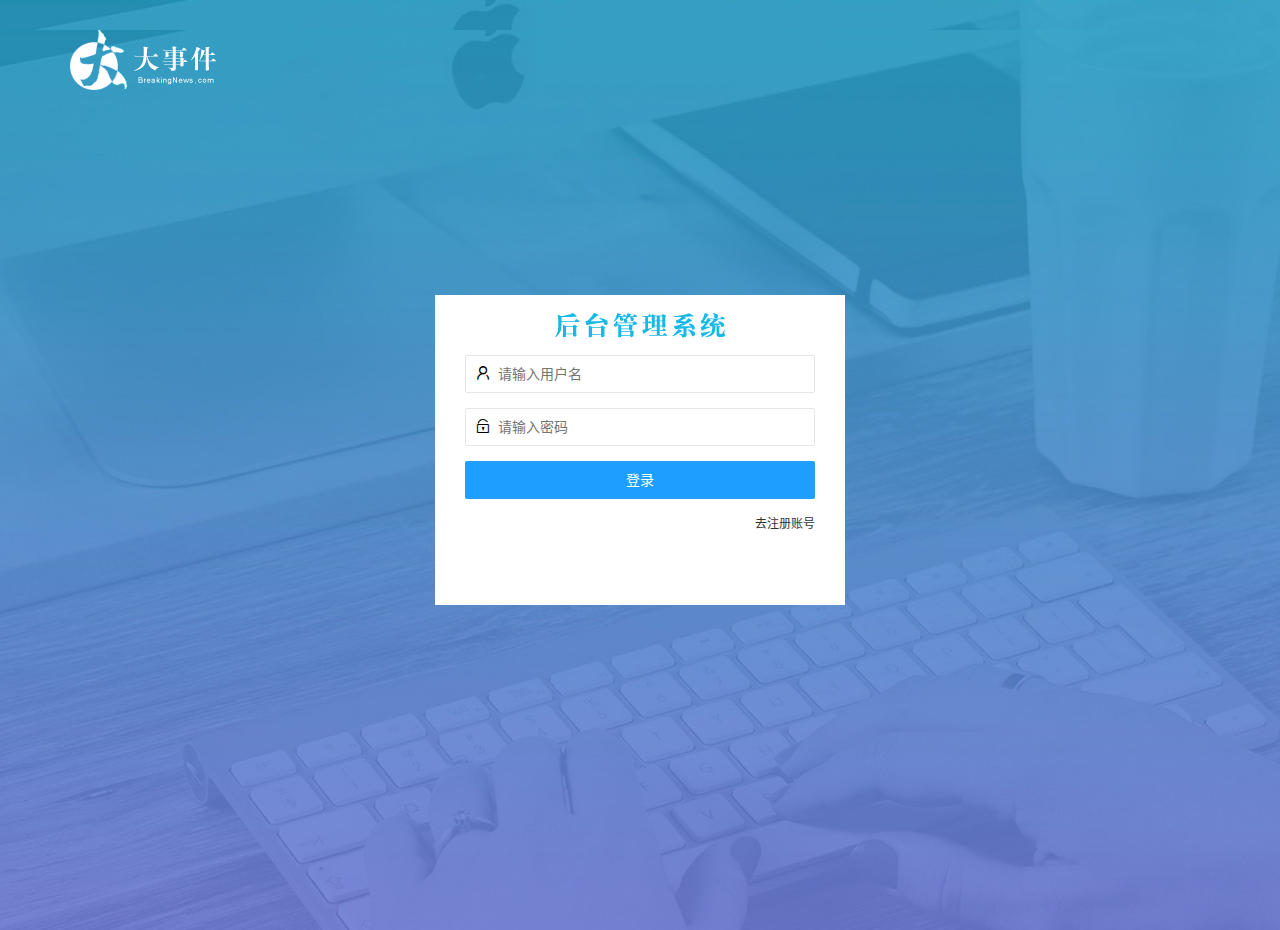
<file: login.html>
<!DOCTYPE html>
<html lang="zh-CN">

<head>
    <meta charset="UTF-8">
    <meta name="viewport" content="width=device-width, initial-scale=1.0">
    <title>大事件-登录/注册</title>
    <!-- 导入 LayUI css 样式 -->
    <link rel="stylesheet" href="/assets/lib/layui/css/layui.css">
    <!-- 引入自己的 login.css 样式-->
    <link rel="stylesheet" href="/assets/css/login.css">
</head>

<body>
    <!-- 1.logo 区域 -->
    <div class="layui-main" style="margin-top: 30px;">
        <img src="/assets/images/logo.png" alt="">
    </div>
    <!-- 2.登录注册区域 -->
    <div class="loginAndRegBox">
        <!-- 2.1 标题 -->
        <div class="title_box"></div>
        <!-- 2.2 登录的 div -->
        <div class="login_box">
            <!-- 登录表单 -->
            <form class="layui-form" id="form_login">
                <!-- 用户名 -->
                <div class="layui-form-item">
                    <i class="layui-icon layui-icon-username"></i>
                    <input type="text" name="username" required lay-verify="required" placeholder="请输入用户名"
                        autocomplete="off" class="layui-input">
                </div>
                <!-- 密码 -->
                <div class="layui-form-item">
                    <i class="layui-icon layui-icon-password"></i>
                    <input type="password" name="password" required lay-verify="required|pwd" placeholder="请输入密码"
                        autocomplete="off" class="layui-input">
                </div>
                <!-- 登录按钮 -->
                <div class="layui-form-item">
                    <button class="layui-btn layui-btn-fluid layui-btn-normal" lay-submit>登录</button>
                </div>
                <!-- 前往注册的 a链接 -->
                <div class="layui-form-item links">
                    <a href="javascript:;" id="link_reg">去注册账号</a>
                </div>
            </form>
        </div>
        <!-- 2.3 注册的 div -->
        <div class="reg_box">
            <!-- 注册表单 -->
            <form class="layui-form" id="form_reg">
                <!-- 用户名 -->
                <div class="layui-form-item">
                    <i class="layui-icon layui-icon-username"></i>
                    <input type="text" name="username" required lay-verify="required" placeholder="请输入用户名"
                        autocomplete="off" class="layui-input">
                </div>
                <!-- 密码 -->
                <div class="layui-form-item">
                    <i class="layui-icon layui-icon-password"></i>
                    <input type="text" name="password" required lay-verify="required|pwd" placeholder="请输入密码"
                        autocomplete="off" class="layui-input">
                </div>
                <!-- 确认密码 -->
                <div class="layui-form-item">
                    <i class="layui-icon layui-icon-password"></i>
                    <input type="text" name="repassword" required lay-verify="required|pwd|repwd" placeholder="请输入密码"
                        autocomplete="off" class="layui-input">
                </div>
                <!-- 登录按钮 -->
                <div class="layui-form-item">
                    <button class="layui-btn layui-btn-fluid layui-btn-normal" lay-submit>注册</button>
                </div>
                <!-- 前往注册的 a链接 -->
                <div class="layui-form-item links">
                    <a href="javascript:;" id="link_login">去登陆</a>
                </div>
            </form>
        </div>
    </div>
    <!-- 导入 layui 的js文件 -->
    <script src="/assets/lib/layui/layui.all.js"></script>
    <!-- 导入 jQuery 文件 -->
    <script src="/assets/lib/jquery.js"></script>
    <!-- 引入自己封装的 baseAPI.js 文件  -->
    <script src="/assets/js/baseAPI.js"></script>
    <!-- 引入自己的 js 文件 -->
    <script src="/assets/js/login.js"></script>
</body>

</html>
</file>
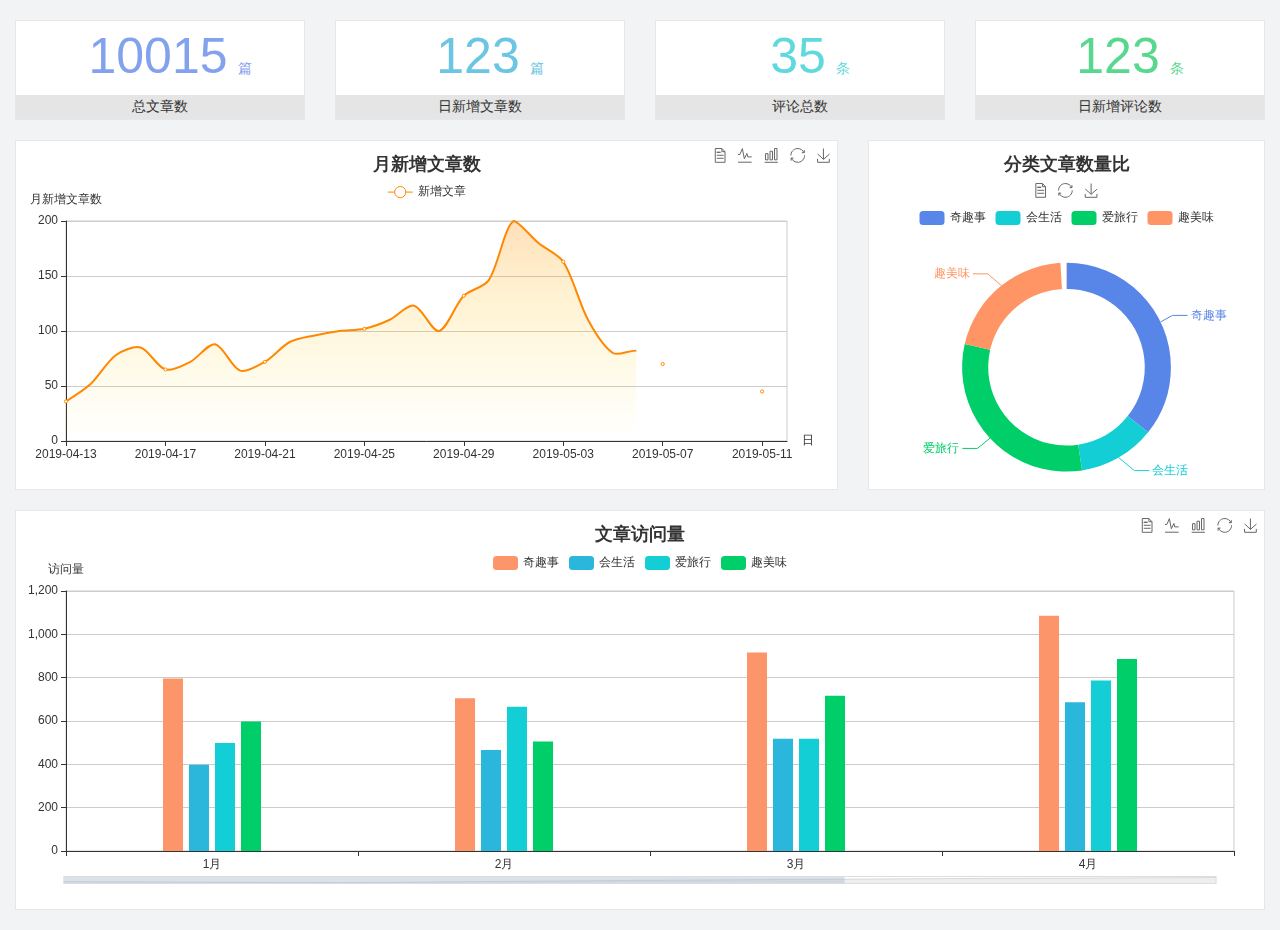
<file: home/dashboard.html>
<!DOCTYPE html>
<html lang="en">

<head>
  <meta charset="UTF-8">
  <meta name="viewport" content="width=device-width, initial-scale=1.0">
  <meta http-equiv="X-UA-Compatible" content="ie=edge">
  <title>图表统计</title>
  <link rel="stylesheet" href="../assets/lib/bootstrap.css" />
  <link rel="stylesheet" href="../assets/lib/main.css" />
  <script src="../assets/lib/jquery.js"></script>
  <script type="text/javascript" src="../assets/lib/echarts.min.js"></script>
</head>

<body>
  <div class="container-fluid">
    <div class="row spannel_list">
      <div class="col-sm-3 col-xs-6">
        <div class="spannel">
          <em>10015</em><span>篇</span>
          <b>总文章数</b>
        </div>
      </div>
      <div class="col-sm-3 col-xs-6">
        <div class="spannel scolor01">
          <em>123</em><span>篇</span>
          <b>日新增文章数</b>
        </div>
      </div>
      <div class="col-sm-3 col-xs-6">
        <div class="spannel scolor02">
          <em>35</em><span>条</span>
          <b>评论总数</b>
        </div>
      </div>
      <div class="col-sm-3 col-xs-6">
        <div class="spannel scolor03">
          <em>123</em><span>条</span>
          <b>日新增评论数</b>
        </div>
      </div>
    </div>
  </div>

  <div class="container-fluid">
    <div class="row curve-pie">
      <div class="col-lg-8 col-md-8">
        <div class="gragh_pannel" id="curve_show"></div>
      </div>
      <div class="col-lg-4 col-md-4">
        <div class="gragh_pannel" id="pie_show"></div>
      </div>
    </div>
  </div>

  <div class="container-fluid">
    <div class="column_pannel" id="column_show"></div>
  </div>

  <script>
    var oChart = echarts.init(document.getElementById('curve_show'));
    var aList_all = [
      { 'count': 36, 'date': '2019-04-13' },
      { 'count': 52, 'date': '2019-04-14' },
      { 'count': 78, 'date': '2019-04-15' },
      { 'count': 85, 'date': '2019-04-16' },
      { 'count': 65, 'date': '2019-04-17' },
      { 'count': 72, 'date': '2019-04-18' },
      { 'count': 88, 'date': '2019-04-19' },
      { 'count': 64, 'date': '2019-04-20' },
      { 'count': 72, 'date': '2019-04-21' },
      { 'count': 90, 'date': '2019-04-22' },
      { 'count': 96, 'date': '2019-04-23' },
      { 'count': 100, 'date': '2019-04-24' },
      { 'count': 102, 'date': '2019-04-25' },
      { 'count': 110, 'date': '2019-04-26' },
      { 'count': 123, 'date': '2019-04-27' },
      { 'count': 100, 'date': '2019-04-28' },
      { 'count': 132, 'date': '2019-04-29' },
      { 'count': 146, 'date': '2019-04-30' },
      { 'count': 200, 'date': '2019-05-01' },
      { 'count': 180, 'date': '2019-05-02' },
      { 'count': 163, 'date': '2019-05-03' },
      { 'count': 110, 'date': '2019-05-04' },
      { 'count': 80, 'date': '2019-05-05' },
      { 'count': 82, 'date': '2019-05-06' },
      { 'count': 70, 'date': '2019-05-07' },
      { 'count': 65, 'date': '2019-05-08' },
      { 'count': 54, 'date': '2019-05-09' },
      { 'count': 40, 'date': '2019-05-10' },
      { 'count': 45, 'date': '2019-05-11' },
      { 'count': 38, 'date': '2019-05-12' },
    ];

    let aCount = [];
    let aDate = [];

    for (var i = 0; i < aList_all.length; i++) {
      aCount.push(aList_all[i].count);
      aDate.push(aList_all[i].date);
    }

    var chartopt = {
      title: {
        text: '月新增文章数',
        left: 'center',
        top: '10'
      },
      tooltip: {
        trigger: 'axis'
      },
      legend: {
        data: ['新增文章'],
        top: '40'
      },
      toolbox: {
        show: true,
        feature: {
          mark: { show: true },
          dataView: { show: true, readOnly: false },
          magicType: { show: true, type: ['line', 'bar'] },
          restore: { show: true },
          saveAsImage: { show: true }
        }
      },
      calculable: true,
      xAxis: [
        {
          name: '日',
          type: 'category',
          boundaryGap: false,
          data: aDate
        }
      ],
      yAxis: [
        {
          name: '月新增文章数',
          type: 'value'
        }
      ],
      series: [
        {
          name: '新增文章',
          type: 'line',
          smooth: true,
          itemStyle: { normal: { areaStyle: { type: 'default' }, color: '#f80' }, lineStyle: { color: '#f80' } },
          data: aCount
        }],
      areaStyle: {
        normal: {
          color: new echarts.graphic.LinearGradient(0, 0, 0, 1, [{
            offset: 0,
            color: 'rgba(255,136,0,0.39)'
          }, {
            offset: .34,
            color: 'rgba(255,180,0,0.25)'
          }, {
            offset: 1,
            color: 'rgba(255,222,0,0.00)'
          }])

        }
      },
      grid: {
        show: true,
        x: 50,
        x2: 50,
        y: 80,
        height: 220
      }
    };

    oChart.setOption(chartopt);


    var oPie = echarts.init(document.getElementById('pie_show'));
    var oPieopt =
    {
      title: {
        top: 10,
        text: '分类文章数量比',
        x: 'center'
      },
      tooltip: {
        trigger: 'item',
        formatter: "{a} <br/>{b} : {c} ({d}%)"
      },
      color: ['#5885e8', '#13cfd5', '#00ce68', '#ff9565'],
      legend: {
        x: 'center',
        top: 65,
        data: ['奇趣事', '会生活', '爱旅行', '趣美味']
      },
      toolbox: {
        show: true,
        x: 'center',
        top: 35,
        feature: {
          mark: { show: true },
          dataView: { show: true, readOnly: false },
          magicType: {
            show: true,
            type: ['pie', 'funnel'],
            option: {
              funnel: {
                x: '25%',
                width: '50%',
                funnelAlign: 'left',
                max: 1548
              }
            }
          },
          restore: { show: true },
          saveAsImage: { show: true }
        }
      },
      calculable: true,
      series: [
        {
          name: '访问来源',
          type: 'pie',
          radius: ['45%', '60%'],
          center: ['50%', '65%'],
          data: [
            { value: 300, name: '奇趣事' },
            { value: 100, name: '会生活' },
            { value: 260, name: '爱旅行' },
            { value: 180, name: '趣美味' }
          ]
        }
      ]
    };
    oPie.setOption(oPieopt);



    var oColumn = this.echarts.init(document.getElementById('column_show'));
    var oColumnopt =
    {
      title: {
        text: '文章访问量',
        left: 'center',
        top: '10'
      },
      tooltip: {
        trigger: 'axis'
      },
      legend: {
        data: ['奇趣事', '会生活', '爱旅行', '趣美味'],
        top: '40'
      },
      toolbox: {
        show: true,
        feature: {
          mark: { show: true },
          dataView: { show: true, readOnly: false },
          magicType: { show: true, type: ['line', 'bar'] },
          restore: { show: true },
          saveAsImage: { show: true }
        }
      },
      calculable: true,
      xAxis: [
        {
          type: 'category',
          data: ['1月', '2月', '3月', '4月', '5月']
        }
      ],
      yAxis: [
        {
          name: '访问量',
          type: 'value'
        }
      ],
      series: [
        {
          name: '奇趣事',
          type: 'bar',
          barWidth: 20,
          itemStyle: {
            normal: { areaStyle: { type: 'default' }, color: '#fd956a' }
          },
          data: [800, 708, 920, 1090, 1200]
        },
        {
          name: '会生活',
          type: 'bar',
          barWidth: 20,
          itemStyle: {
            normal: { areaStyle: { type: 'default' }, color: '#2bb6db' }
          },
          data: [400, 468, 520, 690, 800]
        },
        {
          name: '爱旅行',
          type: 'bar',
          barWidth: 20,
          itemStyle: {
            normal: { areaStyle: { type: 'default' }, color: '#13cfd5' }
          },
          data: [500, 668, 520, 790, 900]
        },
        {
          name: '趣美味',
          type: 'bar',
          barWidth: 20,
          itemStyle: {
            normal: { areaStyle: { type: 'default' }, color: '#00ce68' }
          },
          data: [600, 508, 720, 890, 1000]
        }
      ],
      grid: {
        show: true,
        x: 50,
        x2: 30,
        y: 80,
        height: 260
      },
      dataZoom: [//给x轴设置滚动条
        {
          start: 0,//默认为0
          end: 100 - 1000 / 31,//默认为100
          type: 'slider',
          show: true,
          xAxisIndex: [0],
          handleSize: 0,//滑动条的 左右2个滑动条的大小
          height: 8,//组件高度
          left: 45, //左边的距离
          right: 50,//右边的距离
          bottom: 26,//右边的距离
          handleColor: '#ddd',//h滑动图标的颜色
          handleStyle: {
            borderColor: "#cacaca",
            borderWidth: "1",
            shadowBlur: 2,
            background: "#ddd",
            shadowColor: "#ddd",
          }
        }]
    };
    oColumn.setOption(oColumnopt);
  </script>
</body>

</html>
</file>
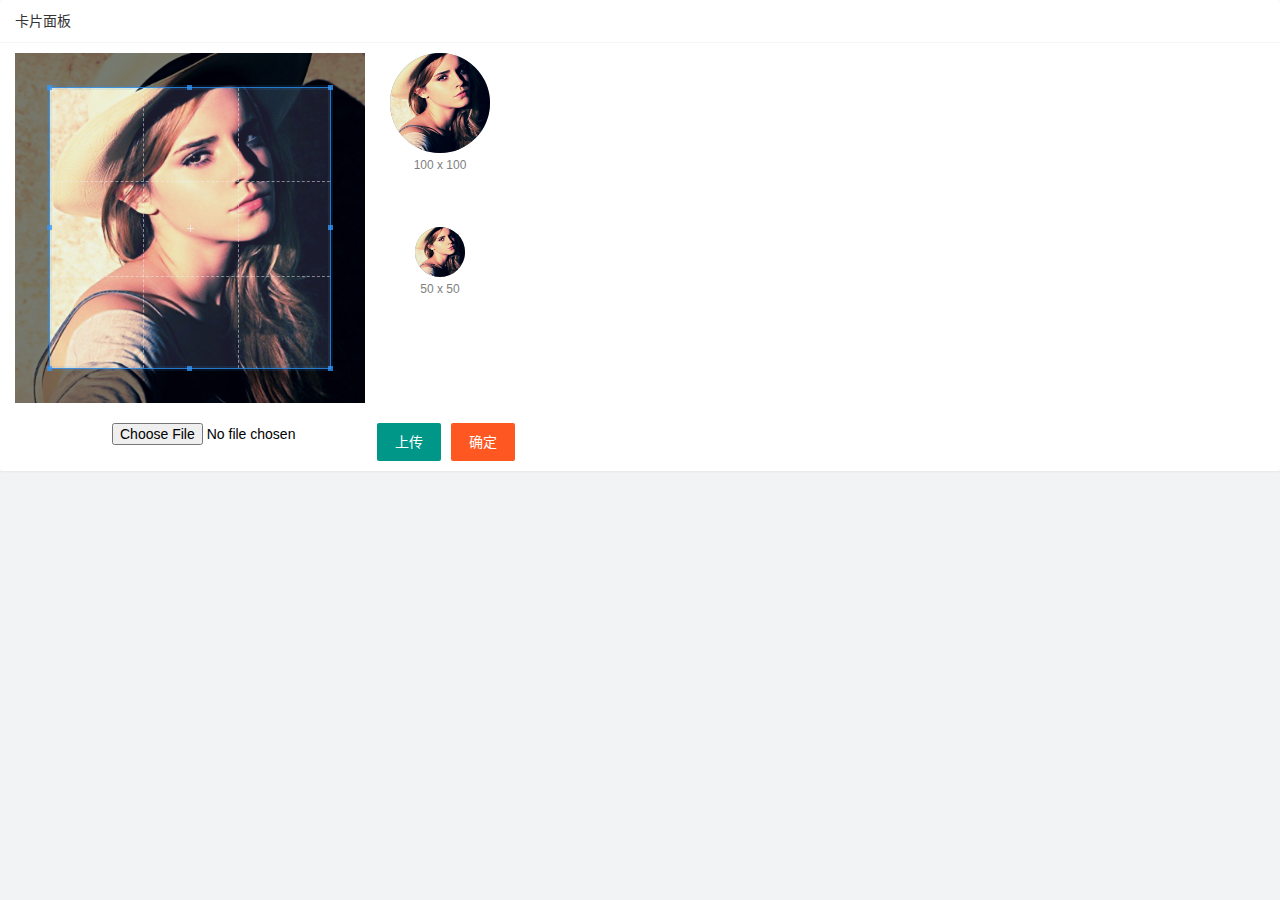
<file: user/user_avatar.html>
<!DOCTYPE html>
<html lang="zh-CN">

<head>
    <meta charset="UTF-8">
    <meta name="viewport" content="width=device-width, initial-scale=1.0">
    <title>Document</title>
    <!-- 导入 layui的css样式 -->
    <link rel="stylesheet" href="/assets/lib/layui/css/layui.css">
    <link rel="stylesheet" href="/assets/lib/cropper/cropper.css" />
    <!-- 引入自己的css样式 -->
    <link rel="stylesheet" href="/assets/css/user/user_avatar.css">
</head>

<body>
    <!-- 卡片面板 -->
    <div class="layui-card">
        <div class="layui-card-header">卡片面板</div>
        <div class="layui-card-body">
            <!-- 第一行的图片裁剪和预览区域 -->
            <div class="row1">
                <!-- 图片裁剪区域 -->
                <div class="cropper-box">
                    <!-- 这个 img 标签很重要，将来会把它初始化为裁剪区域 -->
                    <img id="image" src="/assets/images/sample.jpg" />
                </div>
                <!-- 图片的预览区域 -->
                <div class="preview-box">
                    <div>
                        <!-- 宽高为 100px 的预览区域 -->
                        <div class="img-preview w100"></div>
                        <p class="size">100 x 100</p>
                    </div>
                    <div>
                        <!-- 宽高为 50px 的预览区域 -->
                        <div class="img-preview w50"></div>
                        <p class="size">50 x 50</p>
                    </div>
                </div>
            </div>

            <!-- 第二行的按钮区域 -->
            <div class="row2">
                <input type="file" id="file" accept="image/png,image/jpeg">
                <button type="button" class="layui-btn" id="btnChooseImage">上传</button>
                <button type="button" id="btnUpload" class="layui-btn layui-btn-danger">确定</button>
            </div>
        </div>
    </div>
    <!-- 导入 layui的js文件 -->
    <script src="/assets/lib/layui/layui.all.js"></script>
    <!-- 导入 jQuery的js 文件 -->
    <script src="/assets/lib/jquery.js"></script>
    <!-- 导入 cropper 的js文件 -->
    <script src="/assets/lib/cropper/Cropper.js"></script>
    <script src="/assets/lib/cropper/jquery-cropper.js"></script>
    <!-- 引入 base.API -->
    <script src="/assets/js/baseAPI.js"></script>
    <!-- 引入自己的js 文件 -->
    <script src="/assets/js/user/user_avatar.js"></script>
</body>

</html>
</file>
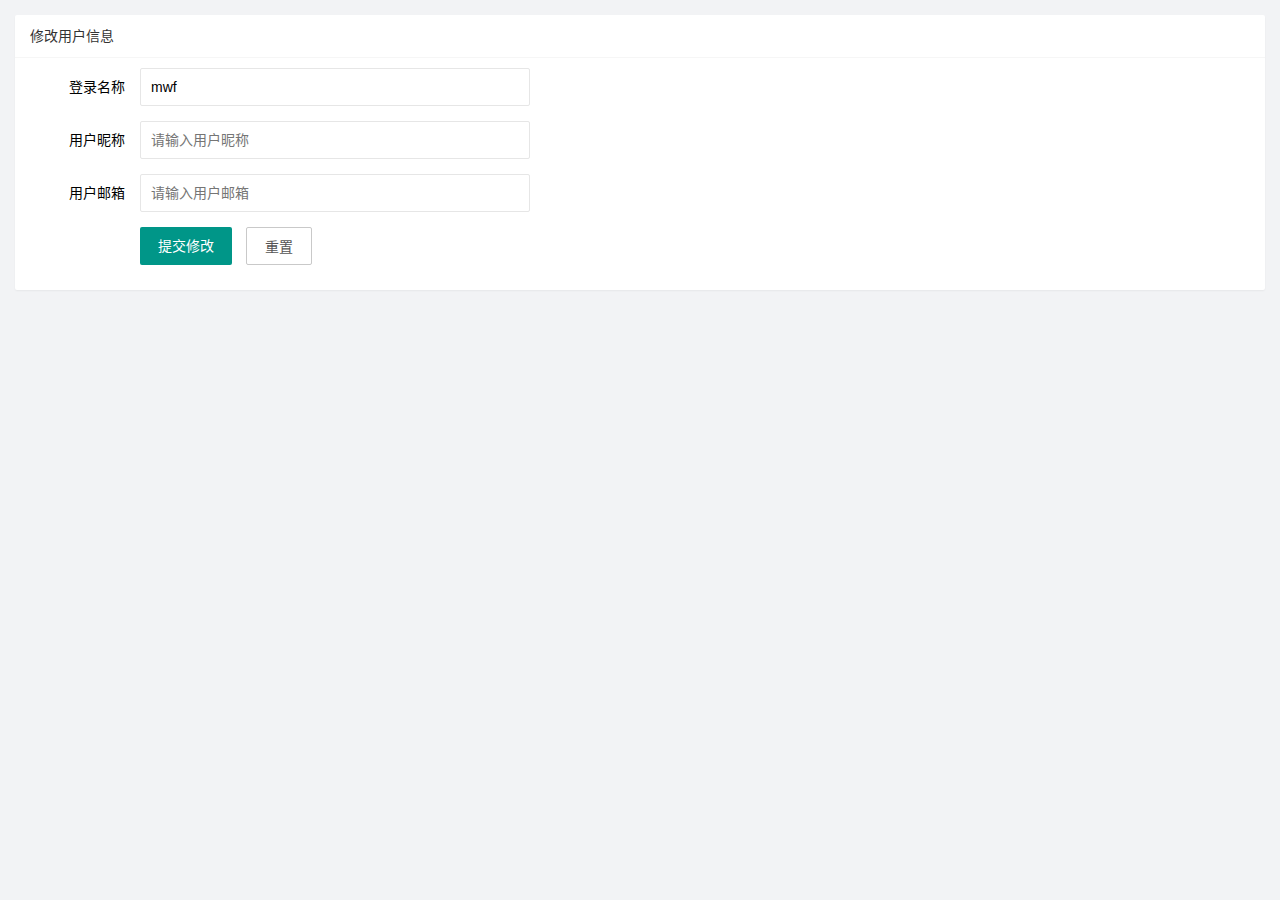
<file: user/user_info.html>
<!DOCTYPE html>
<html lang="zh-CN">

<head>
    <meta charset="UTF-8">
    <meta name="viewport" content="width=device-width, initial-scale=1.0">
    <title>Document</title>
    <!-- 导入 layui 的css样式 -->
    <link rel="stylesheet" href="/assets/lib/layui/css/layui.css">
    <!-- 引入自己的 css 样式 -->
    <link rel="stylesheet" href="/assets/css/user/user_info.css">
</head>

<body>
    <!-- 卡片区域 -->
    <div class="layui-card">
        <div class="layui-card-header">修改用户信息</div>
        <div class="layui-card-body">
            <!-- form表单 -->
            <form class="layui-form" lay-filter="formUserInfo">
                <!-- 第00行 id -->
                <!--记住，修改通常都和id有关，所以显示的时候要记得显示id  -->
                <input type="hidden" name="id">
                <!-- 第01行 登录名称 -->
                <div class="layui-form-item">
                    <label class="layui-form-label">登录名称</label>
                    <div class="layui-input-block">
                        <input type="text" name="username" required lay-verify="required" placeholder="请输入登录名称"
                            autocomplete="off" class="layui-input" readonly value="mwf">
                    </div>
                </div>
                <!-- 第02行 用户昵称 -->
                <div class="layui-form-item">
                    <label class="layui-form-label">用户昵称</label>
                    <div class="layui-input-block">
                        <input type="text" name="nickname" required lay-verify="required|nickname" placeholder="请输入用户昵称"
                            autocomplete="off" class="layui-input">
                    </div>
                </div>
                <!-- 第03行 用户邮箱 -->
                <div class="layui-form-item">
                    <label class="layui-form-label">用户邮箱</label>
                    <div class="layui-input-block">
                        <input type="email" name="email" required lay-verify="required|email" placeholder="请输入用户邮箱"
                            autocomplete="off" class="layui-input">
                    </div>
                </div>
                <!-- 第04行 提交修改 -->
                <div class="layui-form-item">
                    <div class="layui-input-block">
                        <button class="layui-btn" lay-submit lay-filter="formDemo">提交修改</button>
                        <button type="reset" class="layui-btn layui-btn-primary" id="btnReset">重置</button>
                    </div>
                </div>
            </form>
        </div>
    </div>
    <!-- 导入 layui.all.js文件 -->
    <script src="/assets/lib/layui/layui.all.js"></script>
    <!-- 导入 jQuery 文件 -->
    <script src="/assets/lib/jquery.js"></script>
    <!-- 引入 baseAPI 文件 -->
    <script src="/assets/js/baseAPI.js"></script>
    <!-- 引入自己的 js文件 -->
    <script src="/assets/js/user/user_info.js"></script>
</body>

</html>
</file>
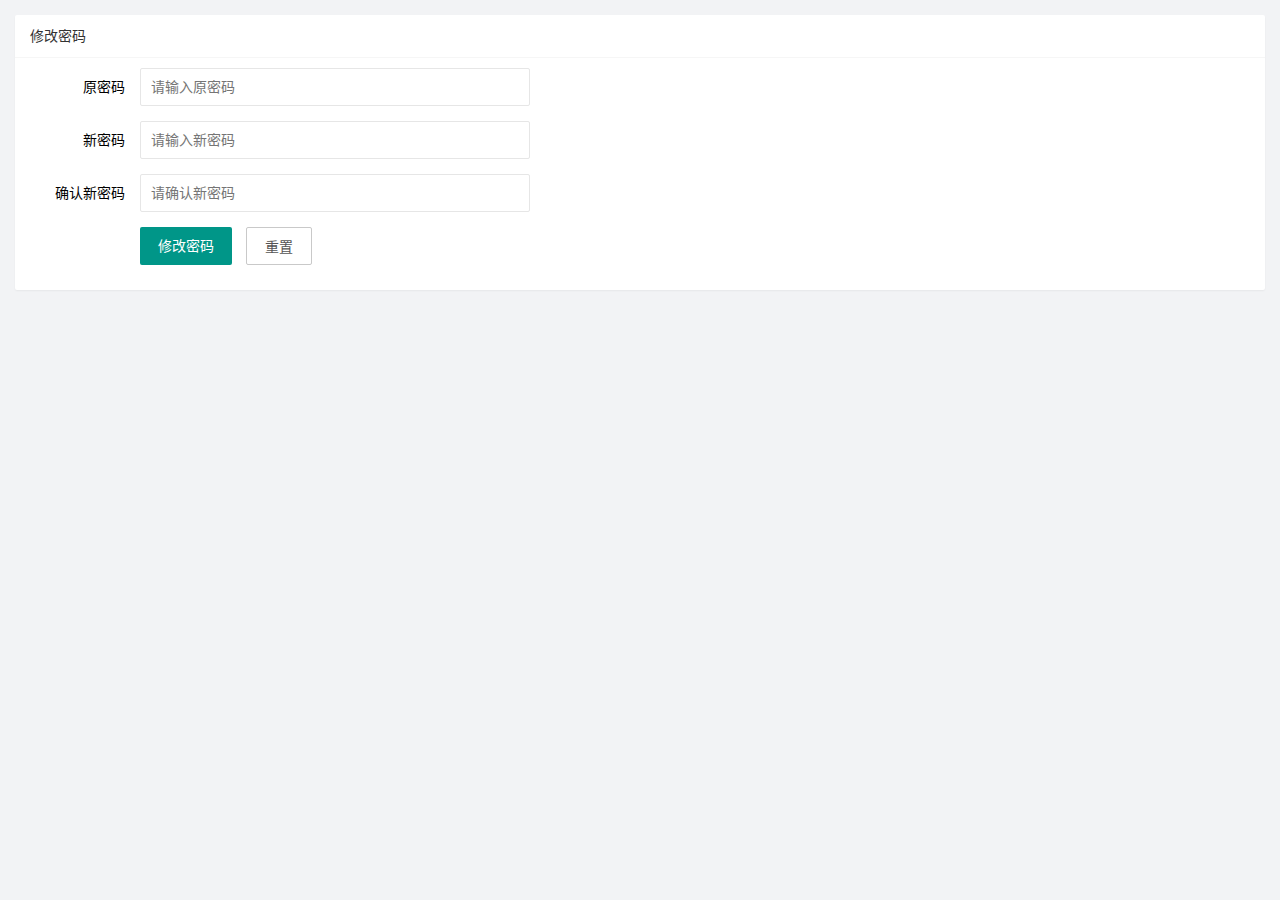
<file: user/user_pwd.html>
<!DOCTYPE html>
<html lang="zh-CN">

<head>
    <meta charset="UTF-8">
    <meta name="viewport" content="width=device-width, initial-scale=1.0">
    <title>Document</title>
    <!-- 导入 layui 的css样式 -->
    <link rel="stylesheet" href="/assets/lib/layui/css/layui.css">
    <!-- 引入自己的css样式 -->
    <link rel="stylesheet" href="/assets/css/user/user_pwd.css">
</head>

<body>
    <div class="layui-card">
        <div class="layui-card-header">修改密码</div>
        <div class="layui-card-body">
            <form class="layui-form">
                <!-- 1.原密码 -->
                <div class="layui-form-item">
                    <label class="layui-form-label">原密码</label>
                    <div class="layui-input-block">
                        <input type="password" name="oldPwd" required lay-verify="required|pwd" placeholder="请输入原密码"
                            autocomplete="off" class="layui-input">
                    </div>
                </div>
                <!-- 2.新密码 -->
                <div class="layui-form-item">
                    <label class="layui-form-label">新密码</label>
                    <div class="layui-input-block">
                        <input type="password" name="newPwd" required lay-verify="required|pwd|newPwd"
                            placeholder="请输入新密码" autocomplete="off" class="layui-input">
                    </div>
                </div>
                <!-- 3.确认新密码 -->
                <div class="layui-form-item">
                    <label class="layui-form-label">确认新密码</label>
                    <div class="layui-input-block">
                        <input type="password" name="rePwd" required lay-verify="required|pwd|rePwd"
                            placeholder="请确认新密码" autocomplete="off" class="layui-input">
                    </div>
                </div>
                <!-- 4.提交按钮 -->
                <div class="layui-form-item">
                    <div class="layui-input-block">
                        <button class="layui-btn" lay-submit lay-filter="formDemo">修改密码</button>
                        <button type="reset" class="layui-btn layui-btn-primary">重置</button>
                    </div>
                </div>
            </form>
        </div>
    </div>
    <!-- 导入 layui 的js文件 -->
    <script src="/assets/lib/layui/layui.all.js"></script>
    <!-- 导入 jQuery 的js文件 -->
    <script src="/assets/lib/jquery.js"></script>
    <!-- 引入 baseAPI 文件 -->
    <script src="/assets/js/baseAPI.js"></script>
    <!-- 引入本页面 js -->
    <script src="/assets/js/user/user_pwd.js"></script>
</body>

</html>
</file>
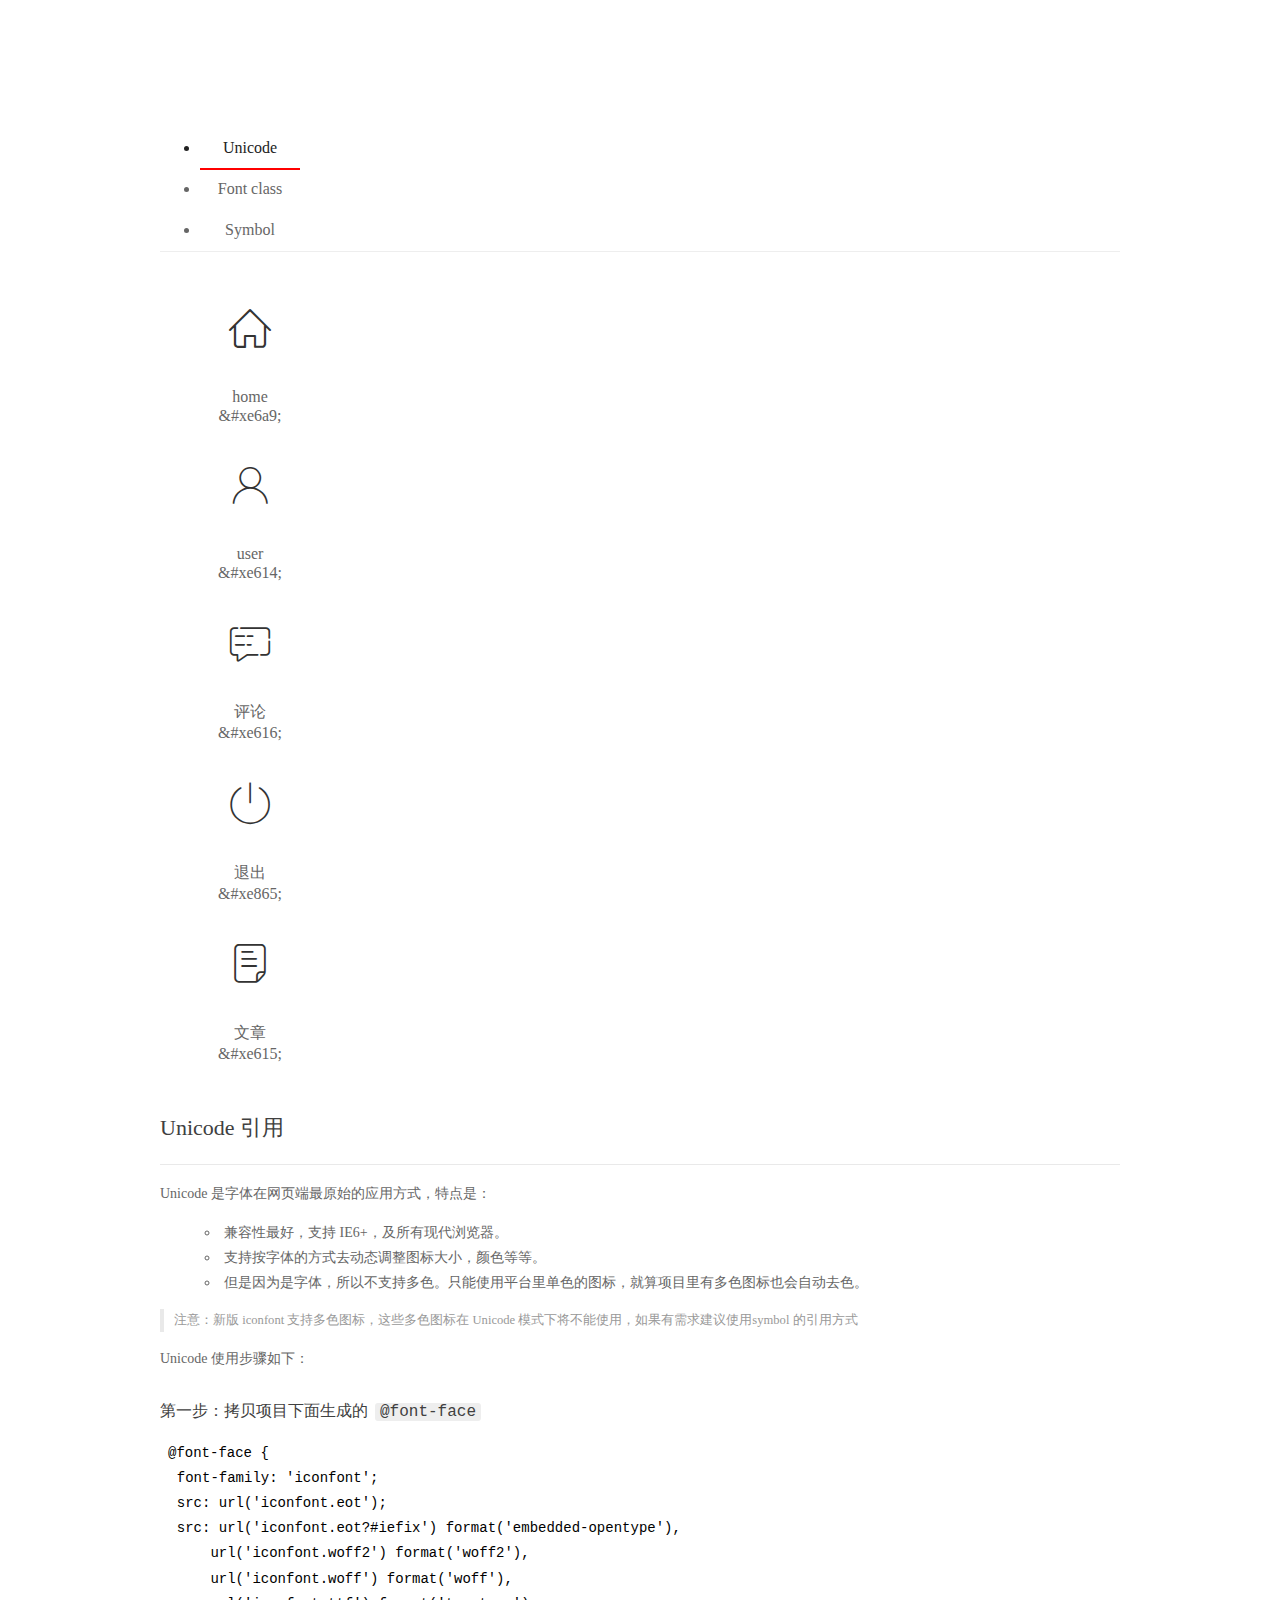
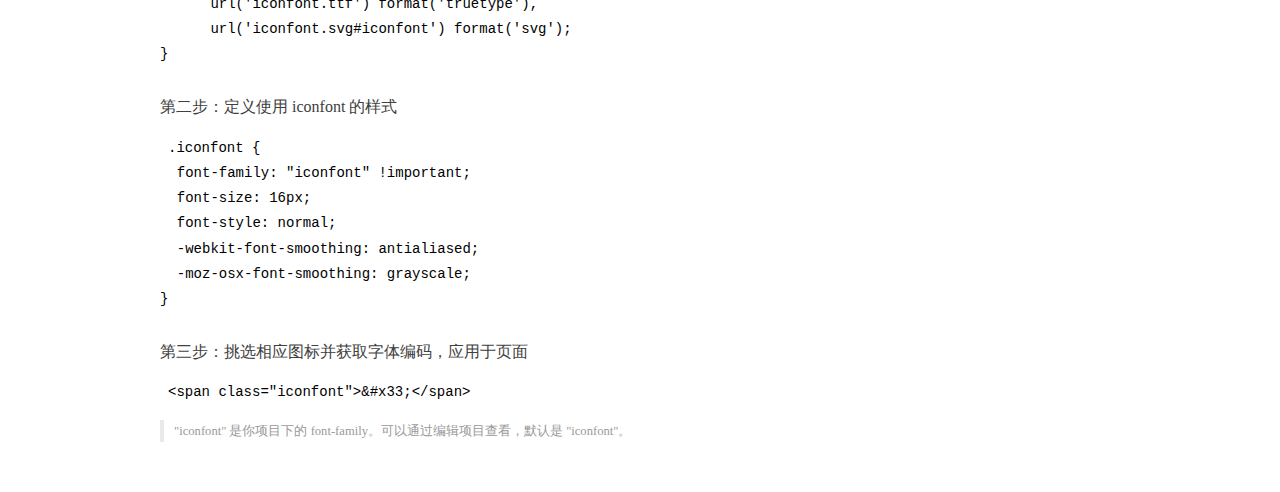
<file: assets/fonts/demo_index.html>
<!DOCTYPE html>
<html>
<head>
  <meta charset="utf-8"/>
  <title>IconFont Demo</title>
  <link rel="shortcut icon" href="https://gtms04.alicdn.com/tps/i4/TB1_oz6GVXXXXaFXpXXJDFnIXXX-64-64.ico" type="image/x-icon"/>
  <link rel="stylesheet" href="https://g.alicdn.com/thx/cube/1.3.2/cube.min.css">
  <link rel="stylesheet" href="demo.css">
  <link rel="stylesheet" href="iconfont.css">
  <script src="iconfont.js"></script>
  <!-- jQuery -->
  <script src="https://a1.alicdn.com/oss/uploads/2018/12/26/7bfddb60-08e8-11e9-9b04-53e73bb6408b.js"></script>
  <!-- 代码高亮 -->
  <script src="https://a1.alicdn.com/oss/uploads/2018/12/26/a3f714d0-08e6-11e9-8a15-ebf944d7534c.js"></script>
</head>
<body>
  <div class="main">
    <h1 class="logo"><a href="https://www.iconfont.cn/" title="iconfont 首页" target="_blank">&#xe86b;</a></h1>
    <div class="nav-tabs">
      <ul id="tabs" class="dib-box">
        <li class="dib active"><span>Unicode</span></li>
        <li class="dib"><span>Font class</span></li>
        <li class="dib"><span>Symbol</span></li>
      </ul>
      
    </div>
    <div class="tab-container">
      <div class="content unicode" style="display: block;">
          <ul class="icon_lists dib-box">
          
            <li class="dib">
              <span class="icon iconfont">&#xe6a9;</span>
                <div class="name">home</div>
                <div class="code-name">&amp;#xe6a9;</div>
              </li>
          
            <li class="dib">
              <span class="icon iconfont">&#xe614;</span>
                <div class="name">user</div>
                <div class="code-name">&amp;#xe614;</div>
              </li>
          
            <li class="dib">
              <span class="icon iconfont">&#xe616;</span>
                <div class="name">评论</div>
                <div class="code-name">&amp;#xe616;</div>
              </li>
          
            <li class="dib">
              <span class="icon iconfont">&#xe865;</span>
                <div class="name">退出</div>
                <div class="code-name">&amp;#xe865;</div>
              </li>
          
            <li class="dib">
              <span class="icon iconfont">&#xe615;</span>
                <div class="name">文章</div>
                <div class="code-name">&amp;#xe615;</div>
              </li>
          
          </ul>
          <div class="article markdown">
          <h2 id="unicode-">Unicode 引用</h2>
          <hr>

          <p>Unicode 是字体在网页端最原始的应用方式，特点是：</p>
          <ul>
            <li>兼容性最好，支持 IE6+，及所有现代浏览器。</li>
            <li>支持按字体的方式去动态调整图标大小，颜色等等。</li>
            <li>但是因为是字体，所以不支持多色。只能使用平台里单色的图标，就算项目里有多色图标也会自动去色。</li>
          </ul>
          <blockquote>
            <p>注意：新版 iconfont 支持多色图标，这些多色图标在 Unicode 模式下将不能使用，如果有需求建议使用symbol 的引用方式</p>
          </blockquote>
          <p>Unicode 使用步骤如下：</p>
          <h3 id="-font-face">第一步：拷贝项目下面生成的 <code>@font-face</code></h3>
<pre><code class="language-css"
>@font-face {
  font-family: 'iconfont';
  src: url('iconfont.eot');
  src: url('iconfont.eot?#iefix') format('embedded-opentype'),
      url('iconfont.woff2') format('woff2'),
      url('iconfont.woff') format('woff'),
      url('iconfont.ttf') format('truetype'),
      url('iconfont.svg#iconfont') format('svg');
}
</code></pre>
          <h3 id="-iconfont-">第二步：定义使用 iconfont 的样式</h3>
<pre><code class="language-css"
>.iconfont {
  font-family: "iconfont" !important;
  font-size: 16px;
  font-style: normal;
  -webkit-font-smoothing: antialiased;
  -moz-osx-font-smoothing: grayscale;
}
</code></pre>
          <h3 id="-">第三步：挑选相应图标并获取字体编码，应用于页面</h3>
<pre>
<code class="language-html"
>&lt;span class="iconfont"&gt;&amp;#x33;&lt;/span&gt;
</code></pre>
          <blockquote>
            <p>"iconfont" 是你项目下的 font-family。可以通过编辑项目查看，默认是 "iconfont"。</p>
          </blockquote>
          </div>
      </div>
      <div class="content font-class">
        <ul class="icon_lists dib-box">
          
          <li class="dib">
            <span class="icon iconfont icon-home"></span>
            <div class="name">
              home
            </div>
            <div class="code-name">.icon-home
            </div>
          </li>
          
          <li class="dib">
            <span class="icon iconfont icon-user"></span>
            <div class="name">
              user
            </div>
            <div class="code-name">.icon-user
            </div>
          </li>
          
          <li class="dib">
            <span class="icon iconfont icon-pinglun"></span>
            <div class="name">
              评论
            </div>
            <div class="code-name">.icon-pinglun
            </div>
          </li>
          
          <li class="dib">
            <span class="icon iconfont icon-tuichu"></span>
            <div class="name">
              退出
            </div>
            <div class="code-name">.icon-tuichu
            </div>
          </li>
          
          <li class="dib">
            <span class="icon iconfont icon-16"></span>
            <div class="name">
              文章
            </div>
            <div class="code-name">.icon-16
            </div>
          </li>
          
        </ul>
        <div class="article markdown">
        <h2 id="font-class-">font-class 引用</h2>
        <hr>

        <p>font-class 是 Unicode 使用方式的一种变种，主要是解决 Unicode 书写不直观，语意不明确的问题。</p>
        <p>与 Unicode 使用方式相比，具有如下特点：</p>
        <ul>
          <li>兼容性良好，支持 IE8+，及所有现代浏览器。</li>
          <li>相比于 Unicode 语意明确，书写更直观。可以很容易分辨这个 icon 是什么。</li>
          <li>因为使用 class 来定义图标，所以当要替换图标时，只需要修改 class 里面的 Unicode 引用。</li>
          <li>不过因为本质上还是使用的字体，所以多色图标还是不支持的。</li>
        </ul>
        <p>使用步骤如下：</p>
        <h3 id="-fontclass-">第一步：引入项目下面生成的 fontclass 代码：</h3>
<pre><code class="language-html">&lt;link rel="stylesheet" href="./iconfont.css"&gt;
</code></pre>
        <h3 id="-">第二步：挑选相应图标并获取类名，应用于页面：</h3>
<pre><code class="language-html">&lt;span class="iconfont icon-xxx"&gt;&lt;/span&gt;
</code></pre>
        <blockquote>
          <p>"
            iconfont" 是你项目下的 font-family。可以通过编辑项目查看，默认是 "iconfont"。</p>
        </blockquote>
      </div>
      </div>
      <div class="content symbol">
          <ul class="icon_lists dib-box">
          
            <li class="dib">
                <svg class="icon svg-icon" aria-hidden="true">
                  <use xlink:href="#icon-home"></use>
                </svg>
                <div class="name">home</div>
                <div class="code-name">#icon-home</div>
            </li>
          
            <li class="dib">
                <svg class="icon svg-icon" aria-hidden="true">
                  <use xlink:href="#icon-user"></use>
                </svg>
                <div class="name">user</div>
                <div class="code-name">#icon-user</div>
            </li>
          
            <li class="dib">
                <svg class="icon svg-icon" aria-hidden="true">
                  <use xlink:href="#icon-pinglun"></use>
                </svg>
                <div class="name">评论</div>
                <div class="code-name">#icon-pinglun</div>
            </li>
          
            <li class="dib">
                <svg class="icon svg-icon" aria-hidden="true">
                  <use xlink:href="#icon-tuichu"></use>
                </svg>
                <div class="name">退出</div>
                <div class="code-name">#icon-tuichu</div>
            </li>
          
            <li class="dib">
                <svg class="icon svg-icon" aria-hidden="true">
                  <use xlink:href="#icon-16"></use>
                </svg>
                <div class="name">文章</div>
                <div class="code-name">#icon-16</div>
            </li>
          
          </ul>
          <div class="article markdown">
          <h2 id="symbol-">Symbol 引用</h2>
          <hr>

          <p>这是一种全新的使用方式，应该说这才是未来的主流，也是平台目前推荐的用法。相关介绍可以参考这篇<a href="">文章</a>
            这种用法其实是做了一个 SVG 的集合，与另外两种相比具有如下特点：</p>
          <ul>
            <li>支持多色图标了，不再受单色限制。</li>
            <li>通过一些技巧，支持像字体那样，通过 <code>font-size</code>, <code>color</code> 来调整样式。</li>
            <li>兼容性较差，支持 IE9+，及现代浏览器。</li>
            <li>浏览器渲染 SVG 的性能一般，还不如 png。</li>
          </ul>
          <p>使用步骤如下：</p>
          <h3 id="-symbol-">第一步：引入项目下面生成的 symbol 代码：</h3>
<pre><code class="language-html">&lt;script src="./iconfont.js"&gt;&lt;/script&gt;
</code></pre>
          <h3 id="-css-">第二步：加入通用 CSS 代码（引入一次就行）：</h3>
<pre><code class="language-html">&lt;style&gt;
.icon {
  width: 1em;
  height: 1em;
  vertical-align: -0.15em;
  fill: currentColor;
  overflow: hidden;
}
&lt;/style&gt;
</code></pre>
          <h3 id="-">第三步：挑选相应图标并获取类名，应用于页面：</h3>
<pre><code class="language-html">&lt;svg class="icon" aria-hidden="true"&gt;
  &lt;use xlink:href="#icon-xxx"&gt;&lt;/use&gt;
&lt;/svg&gt;
</code></pre>
          </div>
      </div>

    </div>
  </div>
  <script>
  $(document).ready(function () {
      $('.tab-container .content:first').show()

      $('#tabs li').click(function (e) {
        var tabContent = $('.tab-container .content')
        var index = $(this).index()

        if ($(this).hasClass('active')) {
          return
        } else {
          $('#tabs li').removeClass('active')
          $(this).addClass('active')

          tabContent.hide().eq(index).fadeIn()
        }
      })
    })
  </script>
</body>
</html>
</file>
<file: assets/lib/layui/css/layui.css>
/** layui-v2.5.5 MIT License By https://www.layui.com */
 .layui-inline,img{display:inline-block;vertical-align:middle}h1,h2,h3,h4,h5,h6{font-weight:400}.layui-edge,.layui-header,.layui-inline,.layui-main{position:relative}.layui-body,.layui-edge,.layui-elip{overflow:hidden}.layui-btn,.layui-edge,.layui-inline,img{vertical-align:middle}.layui-btn,.layui-disabled,.layui-icon,.layui-unselect{-moz-user-select:none;-webkit-user-select:none;-ms-user-select:none}.layui-elip,.layui-form-checkbox span,.layui-form-pane .layui-form-label{text-overflow:ellipsis;white-space:nowrap}.layui-breadcrumb,.layui-tree-btnGroup{visibility:hidden}blockquote,body,button,dd,div,dl,dt,form,h1,h2,h3,h4,h5,h6,input,li,ol,p,pre,td,textarea,th,ul{margin:0;padding:0;-webkit-tap-highlight-color:rgba(0,0,0,0)}a:active,a:hover{outline:0}img{border:none}li{list-style:none}table{border-collapse:collapse;border-spacing:0}h4,h5,h6{font-size:100%}button,input,optgroup,option,select,textarea{font-family:inherit;font-size:inherit;font-style:inherit;font-weight:inherit;outline:0}pre{white-space:pre-wrap;white-space:-moz-pre-wrap;white-space:-pre-wrap;white-space:-o-pre-wrap;word-wrap:break-word}body{line-height:24px;font:14px Helvetica Neue,Helvetica,PingFang SC,Tahoma,Arial,sans-serif}hr{height:1px;margin:10px 0;border:0;clear:both}a{color:#333;text-decoration:none}a:hover{color:#777}a cite{font-style:normal;*cursor:pointer}.layui-border-box,.layui-border-box *{box-sizing:border-box}.layui-box,.layui-box *{box-sizing:content-box}.layui-clear{clear:both;*zoom:1}.layui-clear:after{content:'\20';clear:both;*zoom:1;display:block;height:0}.layui-inline{*display:inline;*zoom:1}.layui-edge{display:inline-block;width:0;height:0;border-width:6px;border-style:dashed;border-color:transparent}.layui-edge-top{top:-4px;border-bottom-color:#999;border-bottom-style:solid}.layui-edge-right{border-left-color:#999;border-left-style:solid}.layui-edge-bottom{top:2px;border-top-color:#999;border-top-style:solid}.layui-edge-left{border-right-color:#999;border-right-style:solid}.layui-disabled,.layui-disabled:hover{color:#d2d2d2!important;cursor:not-allowed!important}.layui-circle{border-radius:100%}.layui-show{display:block!important}.layui-hide{display:none!important}@font-face{font-family:layui-icon;src:url(../font/iconfont.eot?v=250);src:url(../font/iconfont.eot?v=250#iefix) format('embedded-opentype'),url(../font/iconfont.woff2?v=250) format('woff2'),url(../font/iconfont.woff?v=250) format('woff'),url(../font/iconfont.ttf?v=250) format('truetype'),url(../font/iconfont.svg?v=250#layui-icon) format('svg')}.layui-icon{font-family:layui-icon!important;font-size:16px;font-style:normal;-webkit-font-smoothing:antialiased;-moz-osx-font-smoothing:grayscale}.layui-icon-reply-fill:before{content:"\e611"}.layui-icon-set-fill:before{content:"\e614"}.layui-icon-menu-fill:before{content:"\e60f"}.layui-icon-search:before{content:"\e615"}.layui-icon-share:before{content:"\e641"}.layui-icon-set-sm:before{content:"\e620"}.layui-icon-engine:before{content:"\e628"}.layui-icon-close:before{content:"\1006"}.layui-icon-close-fill:before{content:"\1007"}.layui-icon-chart-screen:before{content:"\e629"}.layui-icon-star:before{content:"\e600"}.layui-icon-circle-dot:before{content:"\e617"}.layui-icon-chat:before{content:"\e606"}.layui-icon-release:before{content:"\e609"}.layui-icon-list:before{content:"\e60a"}.layui-icon-chart:before{content:"\e62c"}.layui-icon-ok-circle:before{content:"\1005"}.layui-icon-layim-theme:before{content:"\e61b"}.layui-icon-table:before{content:"\e62d"}.layui-icon-right:before{content:"\e602"}.layui-icon-left:before{content:"\e603"}.layui-icon-cart-simple:before{content:"\e698"}.layui-icon-face-cry:before{content:"\e69c"}.layui-icon-face-smile:before{content:"\e6af"}.layui-icon-survey:before{content:"\e6b2"}.layui-icon-tree:before{content:"\e62e"}.layui-icon-upload-circle:before{content:"\e62f"}.layui-icon-add-circle:before{content:"\e61f"}.layui-icon-download-circle:before{content:"\e601"}.layui-icon-templeate-1:before{content:"\e630"}.layui-icon-util:before{content:"\e631"}.layui-icon-face-surprised:before{content:"\e664"}.layui-icon-edit:before{content:"\e642"}.layui-icon-speaker:before{content:"\e645"}.layui-icon-down:before{content:"\e61a"}.layui-icon-file:before{content:"\e621"}.layui-icon-layouts:before{content:"\e632"}.layui-icon-rate-half:before{content:"\e6c9"}.layui-icon-add-circle-fine:before{content:"\e608"}.layui-icon-prev-circle:before{content:"\e633"}.layui-icon-read:before{content:"\e705"}.layui-icon-404:before{content:"\e61c"}.layui-icon-carousel:before{content:"\e634"}.layui-icon-help:before{content:"\e607"}.layui-icon-code-circle:before{content:"\e635"}.layui-icon-water:before{content:"\e636"}.layui-icon-username:before{content:"\e66f"}.layui-icon-find-fill:before{content:"\e670"}.layui-icon-about:before{content:"\e60b"}.layui-icon-location:before{content:"\e715"}.layui-icon-up:before{content:"\e619"}.layui-icon-pause:before{content:"\e651"}.layui-icon-date:before{content:"\e637"}.layui-icon-layim-uploadfile:before{content:"\e61d"}.layui-icon-delete:before{content:"\e640"}.layui-icon-play:before{content:"\e652"}.layui-icon-top:before{content:"\e604"}.layui-icon-friends:before{content:"\e612"}.layui-icon-refresh-3:before{content:"\e9aa"}.layui-icon-ok:before{content:"\e605"}.layui-icon-layer:before{content:"\e638"}.layui-icon-face-smile-fine:before{content:"\e60c"}.layui-icon-dollar:before{content:"\e659"}.layui-icon-group:before{content:"\e613"}.layui-icon-layim-download:before{content:"\e61e"}.layui-icon-picture-fine:before{content:"\e60d"}.layui-icon-link:before{content:"\e64c"}.layui-icon-diamond:before{content:"\e735"}.layui-icon-log:before{content:"\e60e"}.layui-icon-rate-solid:before{content:"\e67a"}.layui-icon-fonts-del:before{content:"\e64f"}.layui-icon-unlink:before{content:"\e64d"}.layui-icon-fonts-clear:before{content:"\e639"}.layui-icon-triangle-r:before{content:"\e623"}.layui-icon-circle:before{content:"\e63f"}.layui-icon-radio:before{content:"\e643"}.layui-icon-align-center:before{content:"\e647"}.layui-icon-align-right:before{content:"\e648"}.layui-icon-align-left:before{content:"\e649"}.layui-icon-loading-1:before{content:"\e63e"}.layui-icon-return:before{content:"\e65c"}.layui-icon-fonts-strong:before{content:"\e62b"}.layui-icon-upload:before{content:"\e67c"}.layui-icon-dialogue:before{content:"\e63a"}.layui-icon-video:before{content:"\e6ed"}.layui-icon-headset:before{content:"\e6fc"}.layui-icon-cellphone-fine:before{content:"\e63b"}.layui-icon-add-1:before{content:"\e654"}.layui-icon-face-smile-b:before{content:"\e650"}.layui-icon-fonts-html:before{content:"\e64b"}.layui-icon-form:before{content:"\e63c"}.layui-icon-cart:before{content:"\e657"}.layui-icon-camera-fill:before{content:"\e65d"}.layui-icon-tabs:before{content:"\e62a"}.layui-icon-fonts-code:before{content:"\e64e"}.layui-icon-fire:before{content:"\e756"}.layui-icon-set:before{content:"\e716"}.layui-icon-fonts-u:before{content:"\e646"}.layui-icon-triangle-d:before{content:"\e625"}.layui-icon-tips:before{content:"\e702"}.layui-icon-picture:before{content:"\e64a"}.layui-icon-more-vertical:before{content:"\e671"}.layui-icon-flag:before{content:"\e66c"}.layui-icon-loading:before{content:"\e63d"}.layui-icon-fonts-i:before{content:"\e644"}.layui-icon-refresh-1:before{content:"\e666"}.layui-icon-rmb:before{content:"\e65e"}.layui-icon-home:before{content:"\e68e"}.layui-icon-user:before{content:"\e770"}.layui-icon-notice:before{content:"\e667"}.layui-icon-login-weibo:before{content:"\e675"}.layui-icon-voice:before{content:"\e688"}.layui-icon-upload-drag:before{content:"\e681"}.layui-icon-login-qq:before{content:"\e676"}.layui-icon-snowflake:before{content:"\e6b1"}.layui-icon-file-b:before{content:"\e655"}.layui-icon-template:before{content:"\e663"}.layui-icon-auz:before{content:"\e672"}.layui-icon-console:before{content:"\e665"}.layui-icon-app:before{content:"\e653"}.layui-icon-prev:before{content:"\e65a"}.layui-icon-website:before{content:"\e7ae"}.layui-icon-next:before{content:"\e65b"}.layui-icon-component:before{content:"\e857"}.layui-icon-more:before{content:"\e65f"}.layui-icon-login-wechat:before{content:"\e677"}.layui-icon-shrink-right:before{content:"\e668"}.layui-icon-spread-left:before{content:"\e66b"}.layui-icon-camera:before{content:"\e660"}.layui-icon-note:before{content:"\e66e"}.layui-icon-refresh:before{content:"\e669"}.layui-icon-female:before{content:"\e661"}.layui-icon-male:before{content:"\e662"}.layui-icon-password:before{content:"\e673"}.layui-icon-senior:before{content:"\e674"}.layui-icon-theme:before{content:"\e66a"}.layui-icon-tread:before{content:"\e6c5"}.layui-icon-praise:before{content:"\e6c6"}.layui-icon-star-fill:before{content:"\e658"}.layui-icon-rate:before{content:"\e67b"}.layui-icon-template-1:before{content:"\e656"}.layui-icon-vercode:before{content:"\e679"}.layui-icon-cellphone:before{content:"\e678"}.layui-icon-screen-full:before{content:"\e622"}.layui-icon-screen-restore:before{content:"\e758"}.layui-icon-cols:before{content:"\e610"}.layui-icon-export:before{content:"\e67d"}.layui-icon-print:before{content:"\e66d"}.layui-icon-slider:before{content:"\e714"}.layui-icon-addition:before{content:"\e624"}.layui-icon-subtraction:before{content:"\e67e"}.layui-icon-service:before{content:"\e626"}.layui-icon-transfer:before{content:"\e691"}.layui-main{width:1140px;margin:0 auto}.layui-header{z-index:1000;height:60px}.layui-header a:hover{transition:all .5s;-webkit-transition:all .5s}.layui-side{position:fixed;left:0;top:0;bottom:0;z-index:999;width:200px;overflow-x:hidden}.layui-side-scroll{position:relative;width:220px;height:100%;overflow-x:hidden}.layui-body{position:absolute;left:200px;right:0;top:0;bottom:0;z-index:998;width:auto;overflow-y:auto;box-sizing:border-box}.layui-layout-body{overflow:hidden}.layui-layout-admin .layui-header{background-color:#23262E}.layui-layout-admin .layui-side{top:60px;width:200px;overflow-x:hidden}.layui-layout-admin .layui-body{position:fixed;top:60px;bottom:44px}.layui-layout-admin .layui-main{width:auto;margin:0 15px}.layui-layout-admin .layui-footer{position:fixed;left:200px;right:0;bottom:0;height:44px;line-height:44px;padding:0 15px;background-color:#eee}.layui-layout-admin .layui-logo{position:absolute;left:0;top:0;width:200px;height:100%;line-height:60px;text-align:center;color:#009688;font-size:16px}.layui-layout-admin .layui-header .layui-nav{background:0 0}.layui-layout-left{position:absolute!important;left:200px;top:0}.layui-layout-right{position:absolute!important;right:0;top:0}.layui-container{position:relative;margin:0 auto;padding:0 15px;box-sizing:border-box}.layui-fluid{position:relative;margin:0 auto;padding:0 15px}.layui-row:after,.layui-row:before{content:'';display:block;clear:both}.layui-col-lg1,.layui-col-lg10,.layui-col-lg11,.layui-col-lg12,.layui-col-lg2,.layui-col-lg3,.layui-col-lg4,.layui-col-lg5,.layui-col-lg6,.layui-col-lg7,.layui-col-lg8,.layui-col-lg9,.layui-col-md1,.layui-col-md10,.layui-col-md11,.layui-col-md12,.layui-col-md2,.layui-col-md3,.layui-col-md4,.layui-col-md5,.layui-col-md6,.layui-col-md7,.layui-col-md8,.layui-col-md9,.layui-col-sm1,.layui-col-sm10,.layui-col-sm11,.layui-col-sm12,.layui-col-sm2,.layui-col-sm3,.layui-col-sm4,.layui-col-sm5,.layui-col-sm6,.layui-col-sm7,.layui-col-sm8,.layui-col-sm9,.layui-col-xs1,.layui-col-xs10,.layui-col-xs11,.layui-col-xs12,.layui-col-xs2,.layui-col-xs3,.layui-col-xs4,.layui-col-xs5,.layui-col-xs6,.layui-col-xs7,.layui-col-xs8,.layui-col-xs9{position:relative;display:block;box-sizing:border-box}.layui-col-xs1,.layui-col-xs10,.layui-col-xs11,.layui-col-xs12,.layui-col-xs2,.layui-col-xs3,.layui-col-xs4,.layui-col-xs5,.layui-col-xs6,.layui-col-xs7,.layui-col-xs8,.layui-col-xs9{float:left}.layui-col-xs1{width:8.33333333%}.layui-col-xs2{width:16.66666667%}.layui-col-xs3{width:25%}.layui-col-xs4{width:33.33333333%}.layui-col-xs5{width:41.66666667%}.layui-col-xs6{width:50%}.layui-col-xs7{width:58.33333333%}.layui-col-xs8{width:66.66666667%}.layui-col-xs9{width:75%}.layui-col-xs10{width:83.33333333%}.layui-col-xs11{width:91.66666667%}.layui-col-xs12{width:100%}.layui-col-xs-offset1{margin-left:8.33333333%}.layui-col-xs-offset2{margin-left:16.66666667%}.layui-col-xs-offset3{margin-left:25%}.layui-col-xs-offset4{margin-left:33.33333333%}.layui-col-xs-offset5{margin-left:41.66666667%}.layui-col-xs-offset6{margin-left:50%}.layui-col-xs-offset7{margin-left:58.33333333%}.layui-col-xs-offset8{margin-left:66.66666667%}.layui-col-xs-offset9{margin-left:75%}.layui-col-xs-offset10{margin-left:83.33333333%}.layui-col-xs-offset11{margin-left:91.66666667%}.layui-col-xs-offset12{margin-left:100%}@media screen and (max-width:768px){.layui-hide-xs{display:none!important}.layui-show-xs-block{display:block!important}.layui-show-xs-inline{display:inline!important}.layui-show-xs-inline-block{display:inline-block!important}}@media screen and (min-width:768px){.layui-container{width:750px}.layui-hide-sm{display:none!important}.layui-show-sm-block{display:block!important}.layui-show-sm-inline{display:inline!important}.layui-show-sm-inline-block{display:inline-block!important}.layui-col-sm1,.layui-col-sm10,.layui-col-sm11,.layui-col-sm12,.layui-col-sm2,.layui-col-sm3,.layui-col-sm4,.layui-col-sm5,.layui-col-sm6,.layui-col-sm7,.layui-col-sm8,.layui-col-sm9{float:left}.layui-col-sm1{width:8.33333333%}.layui-col-sm2{width:16.66666667%}.layui-col-sm3{width:25%}.layui-col-sm4{width:33.33333333%}.layui-col-sm5{width:41.66666667%}.layui-col-sm6{width:50%}.layui-col-sm7{width:58.33333333%}.layui-col-sm8{width:66.66666667%}.layui-col-sm9{width:75%}.layui-col-sm10{width:83.33333333%}.layui-col-sm11{width:91.66666667%}.layui-col-sm12{width:100%}.layui-col-sm-offset1{margin-left:8.33333333%}.layui-col-sm-offset2{margin-left:16.66666667%}.layui-col-sm-offset3{margin-left:25%}.layui-col-sm-offset4{margin-left:33.33333333%}.layui-col-sm-offset5{margin-left:41.66666667%}.layui-col-sm-offset6{margin-left:50%}.layui-col-sm-offset7{margin-left:58.33333333%}.layui-col-sm-offset8{margin-left:66.66666667%}.layui-col-sm-offset9{margin-left:75%}.layui-col-sm-offset10{margin-left:83.33333333%}.layui-col-sm-offset11{margin-left:91.66666667%}.layui-col-sm-offset12{margin-left:100%}}@media screen and (min-width:992px){.layui-container{width:970px}.layui-hide-md{display:none!important}.layui-show-md-block{display:block!important}.layui-show-md-inline{display:inline!important}.layui-show-md-inline-block{display:inline-block!important}.layui-col-md1,.layui-col-md10,.layui-col-md11,.layui-col-md12,.layui-col-md2,.layui-col-md3,.layui-col-md4,.layui-col-md5,.layui-col-md6,.layui-col-md7,.layui-col-md8,.layui-col-md9{float:left}.layui-col-md1{width:8.33333333%}.layui-col-md2{width:16.66666667%}.layui-col-md3{width:25%}.layui-col-md4{width:33.33333333%}.layui-col-md5{width:41.66666667%}.layui-col-md6{width:50%}.layui-col-md7{width:58.33333333%}.layui-col-md8{width:66.66666667%}.layui-col-md9{width:75%}.layui-col-md10{width:83.33333333%}.layui-col-md11{width:91.66666667%}.layui-col-md12{width:100%}.layui-col-md-offset1{margin-left:8.33333333%}.layui-col-md-offset2{margin-left:16.66666667%}.layui-col-md-offset3{margin-left:25%}.layui-col-md-offset4{margin-left:33.33333333%}.layui-col-md-offset5{margin-left:41.66666667%}.layui-col-md-offset6{margin-left:50%}.layui-col-md-offset7{margin-left:58.33333333%}.layui-col-md-offset8{margin-left:66.66666667%}.layui-col-md-offset9{margin-left:75%}.layui-col-md-offset10{margin-left:83.33333333%}.layui-col-md-offset11{margin-left:91.66666667%}.layui-col-md-offset12{margin-left:100%}}@media screen and (min-width:1200px){.layui-container{width:1170px}.layui-hide-lg{display:none!important}.layui-show-lg-block{display:block!important}.layui-show-lg-inline{display:inline!important}.layui-show-lg-inline-block{display:inline-block!important}.layui-col-lg1,.layui-col-lg10,.layui-col-lg11,.layui-col-lg12,.layui-col-lg2,.layui-col-lg3,.layui-col-lg4,.layui-col-lg5,.layui-col-lg6,.layui-col-lg7,.layui-col-lg8,.layui-col-lg9{float:left}.layui-col-lg1{width:8.33333333%}.layui-col-lg2{width:16.66666667%}.layui-col-lg3{width:25%}.layui-col-lg4{width:33.33333333%}.layui-col-lg5{width:41.66666667%}.layui-col-lg6{width:50%}.layui-col-lg7{width:58.33333333%}.layui-col-lg8{width:66.66666667%}.layui-col-lg9{width:75%}.layui-col-lg10{width:83.33333333%}.layui-col-lg11{width:91.66666667%}.layui-col-lg12{width:100%}.layui-col-lg-offset1{margin-left:8.33333333%}.layui-col-lg-offset2{margin-left:16.66666667%}.layui-col-lg-offset3{margin-left:25%}.layui-col-lg-offset4{margin-left:33.33333333%}.layui-col-lg-offset5{margin-left:41.66666667%}.layui-col-lg-offset6{margin-left:50%}.layui-col-lg-offset7{margin-left:58.33333333%}.layui-col-lg-offset8{margin-left:66.66666667%}.layui-col-lg-offset9{margin-left:75%}.layui-col-lg-offset10{margin-left:83.33333333%}.layui-col-lg-offset11{margin-left:91.66666667%}.layui-col-lg-offset12{margin-left:100%}}.layui-col-space1{margin:-.5px}.layui-col-space1>*{padding:.5px}.layui-col-space3{margin:-1.5px}.layui-col-space3>*{padding:1.5px}.layui-col-space5{margin:-2.5px}.layui-col-space5>*{padding:2.5px}.layui-col-space8{margin:-3.5px}.layui-col-space8>*{padding:3.5px}.layui-col-space10{margin:-5px}.layui-col-space10>*{padding:5px}.layui-col-space12{margin:-6px}.layui-col-space12>*{padding:6px}.layui-col-space15{margin:-7.5px}.layui-col-space15>*{padding:7.5px}.layui-col-space18{margin:-9px}.layui-col-space18>*{padding:9px}.layui-col-space20{margin:-10px}.layui-col-space20>*{padding:10px}.layui-col-space22{margin:-11px}.layui-col-space22>*{padding:11px}.layui-col-space25{margin:-12.5px}.layui-col-space25>*{padding:12.5px}.layui-col-space30{margin:-15px}.layui-col-space30>*{padding:15px}.layui-btn,.layui-input,.layui-select,.layui-textarea,.layui-upload-button{outline:0;-webkit-appearance:none;transition:all .3s;-webkit-transition:all .3s;box-sizing:border-box}.layui-elem-quote{margin-bottom:10px;padding:15px;line-height:22px;border-left:5px solid #009688;border-radius:0 2px 2px 0;background-color:#f2f2f2}.layui-quote-nm{border-style:solid;border-width:1px 1px 1px 5px;background:0 0}.layui-elem-field{margin-bottom:10px;padding:0;border-width:1px;border-style:solid}.layui-elem-field legend{margin-left:20px;padding:0 10px;font-size:20px;font-weight:300}.layui-field-title{margin:10px 0 20px;border-width:1px 0 0}.layui-field-box{padding:10px 15px}.layui-field-title .layui-field-box{padding:10px 0}.layui-progress{position:relative;height:6px;border-radius:20px;background-color:#e2e2e2}.layui-progress-bar{position:absolute;left:0;top:0;width:0;max-width:100%;height:6px;border-radius:20px;text-align:right;background-color:#5FB878;transition:all .3s;-webkit-transition:all .3s}.layui-progress-big,.layui-progress-big .layui-progress-bar{height:18px;line-height:18px}.layui-progress-text{position:relative;top:-20px;line-height:18px;font-size:12px;color:#666}.layui-progress-big .layui-progress-text{position:static;padding:0 10px;color:#fff}.layui-collapse{border-width:1px;border-style:solid;border-radius:2px}.layui-colla-content,.layui-colla-item{border-top-width:1px;border-top-style:solid}.layui-colla-item:first-child{border-top:none}.layui-colla-title{position:relative;height:42px;line-height:42px;padding:0 15px 0 35px;color:#333;background-color:#f2f2f2;cursor:pointer;font-size:14px;overflow:hidden}.layui-colla-content{display:none;padding:10px 15px;line-height:22px;color:#666}.layui-colla-icon{position:absolute;left:15px;top:0;font-size:14px}.layui-card{margin-bottom:15px;border-radius:2px;background-color:#fff;box-shadow:0 1px 2px 0 rgba(0,0,0,.05)}.layui-card:last-child{margin-bottom:0}.layui-card-header{position:relative;height:42px;line-height:42px;padding:0 15px;border-bottom:1px solid #f6f6f6;color:#333;border-radius:2px 2px 0 0;font-size:14px}.layui-bg-black,.layui-bg-blue,.layui-bg-cyan,.layui-bg-green,.layui-bg-orange,.layui-bg-red{color:#fff!important}.layui-card-body{position:relative;padding:10px 15px;line-height:24px}.layui-card-body[pad15]{padding:15px}.layui-card-body[pad20]{padding:20px}.layui-card-body .layui-table{margin:5px 0}.layui-card .layui-tab{margin:0}.layui-panel-window{position:relative;padding:15px;border-radius:0;border-top:5px solid #E6E6E6;background-color:#fff}.layui-auxiliar-moving{position:fixed;left:0;right:0;top:0;bottom:0;width:100%;height:100%;background:0 0;z-index:9999999999}.layui-form-label,.layui-form-mid,.layui-form-select,.layui-input-block,.layui-input-inline,.layui-textarea{position:relative}.layui-bg-red{background-color:#FF5722!important}.layui-bg-orange{background-color:#FFB800!important}.layui-bg-green{background-color:#009688!important}.layui-bg-cyan{background-color:#2F4056!important}.layui-bg-blue{background-color:#1E9FFF!important}.layui-bg-black{background-color:#393D49!important}.layui-bg-gray{background-color:#eee!important;color:#666!important}.layui-badge-rim,.layui-colla-content,.layui-colla-item,.layui-collapse,.layui-elem-field,.layui-form-pane .layui-form-item[pane],.layui-form-pane .layui-form-label,.layui-input,.layui-layedit,.layui-layedit-tool,.layui-quote-nm,.layui-select,.layui-tab-bar,.layui-tab-card,.layui-tab-title,.layui-tab-title .layui-this:after,.layui-textarea{border-color:#e6e6e6}.layui-timeline-item:before,hr{background-color:#e6e6e6}.layui-text{line-height:22px;font-size:14px;color:#666}.layui-text h1,.layui-text h2,.layui-text h3{font-weight:500;color:#333}.layui-text h1{font-size:30px}.layui-text h2{font-size:24px}.layui-text h3{font-size:18px}.layui-text a:not(.layui-btn){color:#01AAED}.layui-text a:not(.layui-btn):hover{text-decoration:underline}.layui-text ul{padding:5px 0 5px 15px}.layui-text ul li{margin-top:5px;list-style-type:disc}.layui-text em,.layui-word-aux{color:#999!important;padding:0 5px!important}.layui-btn{display:inline-block;height:38px;line-height:38px;padding:0 18px;background-color:#009688;color:#fff;white-space:nowrap;text-align:center;font-size:14px;border:none;border-radius:2px;cursor:pointer}.layui-btn:hover{opacity:.8;filter:alpha(opacity=80);color:#fff}.layui-btn:active{opacity:1;filter:alpha(opacity=100)}.layui-btn+.layui-btn{margin-left:10px}.layui-btn-container{font-size:0}.layui-btn-container .layui-btn{margin-right:10px;margin-bottom:10px}.layui-btn-container .layui-btn+.layui-btn{margin-left:0}.layui-table .layui-btn-container .layui-btn{margin-bottom:9px}.layui-btn-radius{border-radius:100px}.layui-btn .layui-icon{margin-right:3px;font-size:18px;vertical-align:bottom;vertical-align:middle\9}.layui-btn-primary{border:1px solid #C9C9C9;background-color:#fff;color:#555}.layui-btn-primary:hover{border-color:#009688;color:#333}.layui-btn-normal{background-color:#1E9FFF}.layui-btn-warm{background-color:#FFB800}.layui-btn-danger{background-color:#FF5722}.layui-btn-checked{background-color:#5FB878}.layui-btn-disabled,.layui-btn-disabled:active,.layui-btn-disabled:hover{border:1px solid #e6e6e6;background-color:#FBFBFB;color:#C9C9C9;cursor:not-allowed;opacity:1}.layui-btn-lg{height:44px;line-height:44px;padding:0 25px;font-size:16px}.layui-btn-sm{height:30px;line-height:30px;padding:0 10px;font-size:12px}.layui-btn-sm i{font-size:16px!important}.layui-btn-xs{height:22px;line-height:22px;padding:0 5px;font-size:12px}.layui-btn-xs i{font-size:14px!important}.layui-btn-group{display:inline-block;vertical-align:middle;font-size:0}.layui-btn-group .layui-btn{margin-left:0!important;margin-right:0!important;border-left:1px solid rgba(255,255,255,.5);border-radius:0}.layui-btn-group .layui-btn-primary{border-left:none}.layui-btn-group .layui-btn-primary:hover{border-color:#C9C9C9;color:#009688}.layui-btn-group .layui-btn:first-child{border-left:none;border-radius:2px 0 0 2px}.layui-btn-group .layui-btn-primary:first-child{border-left:1px solid #c9c9c9}.layui-btn-group .layui-btn:last-child{border-radius:0 2px 2px 0}.layui-btn-group .layui-btn+.layui-btn{margin-left:0}.layui-btn-group+.layui-btn-group{margin-left:10px}.layui-btn-fluid{width:100%}.layui-input,.layui-select,.layui-textarea{height:38px;line-height:1.3;line-height:38px\9;border-width:1px;border-style:solid;background-color:#fff;border-radius:2px}.layui-input::-webkit-input-placeholder,.layui-select::-webkit-input-placeholder,.layui-textarea::-webkit-input-placeholder{line-height:1.3}.layui-input,.layui-textarea{display:block;width:100%;padding-left:10px}.layui-input:hover,.layui-textarea:hover{border-color:#D2D2D2!important}.layui-input:focus,.layui-textarea:focus{border-color:#C9C9C9!important}.layui-textarea{min-height:100px;height:auto;line-height:20px;padding:6px 10px;resize:vertical}.layui-select{padding:0 10px}.layui-form input[type=checkbox],.layui-form input[type=radio],.layui-form select{display:none}.layui-form [lay-ignore]{display:initial}.layui-form-item{margin-bottom:15px;clear:both;*zoom:1}.layui-form-item:after{content:'\20';clear:both;*zoom:1;display:block;height:0}.layui-form-label{float:left;display:block;padding:9px 15px;width:80px;font-weight:400;line-height:20px;text-align:right}.layui-form-label-col{display:block;float:none;padding:9px 0;line-height:20px;text-align:left}.layui-form-item .layui-inline{margin-bottom:5px;margin-right:10px}.layui-input-block{margin-left:110px;min-height:36px}.layui-input-inline{display:inline-block;vertical-align:middle}.layui-form-item .layui-input-inline{float:left;width:190px;margin-right:10px}.layui-form-text .layui-input-inline{width:auto}.layui-form-mid{float:left;display:block;padding:9px 0!important;line-height:20px;margin-right:10px}.layui-form-danger+.layui-form-select .layui-input,.layui-form-danger:focus{border-color:#FF5722!important}.layui-form-select .layui-input{padding-right:30px;cursor:pointer}.layui-form-select .layui-edge{position:absolute;right:10px;top:50%;margin-top:-3px;cursor:pointer;border-width:6px;border-top-color:#c2c2c2;border-top-style:solid;transition:all .3s;-webkit-transition:all .3s}.layui-form-select dl{display:none;position:absolute;left:0;top:42px;padding:5px 0;z-index:899;min-width:100%;border:1px solid #d2d2d2;max-height:300px;overflow-y:auto;background-color:#fff;border-radius:2px;box-shadow:0 2px 4px rgba(0,0,0,.12);box-sizing:border-box}.layui-form-select dl dd,.layui-form-select dl dt{padding:0 10px;line-height:36px;white-space:nowrap;overflow:hidden;text-overflow:ellipsis}.layui-form-select dl dt{font-size:12px;color:#999}.layui-form-select dl dd{cursor:pointer}.layui-form-select dl dd:hover{background-color:#f2f2f2;-webkit-transition:.5s all;transition:.5s all}.layui-form-select .layui-select-group dd{padding-left:20px}.layui-form-select dl dd.layui-select-tips{padding-left:10px!important;color:#999}.layui-form-select dl dd.layui-this{background-color:#5FB878;color:#fff}.layui-form-checkbox,.layui-form-select dl dd.layui-disabled{background-color:#fff}.layui-form-selected dl{display:block}.layui-form-checkbox,.layui-form-checkbox *,.layui-form-switch{display:inline-block;vertical-align:middle}.layui-form-selected .layui-edge{margin-top:-9px;-webkit-transform:rotate(180deg);transform:rotate(180deg);margin-top:-3px\9}:root .layui-form-selected .layui-edge{margin-top:-9px\0/IE9}.layui-form-selectup dl{top:auto;bottom:42px}.layui-select-none{margin:5px 0;text-align:center;color:#999}.layui-select-disabled .layui-disabled{border-color:#eee!important}.layui-select-disabled .layui-edge{border-top-color:#d2d2d2}.layui-form-checkbox{position:relative;height:30px;line-height:30px;margin-right:10px;padding-right:30px;cursor:pointer;font-size:0;-webkit-transition:.1s linear;transition:.1s linear;box-sizing:border-box}.layui-form-checkbox span{padding:0 10px;height:100%;font-size:14px;border-radius:2px 0 0 2px;background-color:#d2d2d2;color:#fff;overflow:hidden}.layui-form-checkbox:hover span{background-color:#c2c2c2}.layui-form-checkbox i{position:absolute;right:0;top:0;width:30px;height:28px;border:1px solid #d2d2d2;border-left:none;border-radius:0 2px 2px 0;color:#fff;font-size:20px;text-align:center}.layui-form-checkbox:hover i{border-color:#c2c2c2;color:#c2c2c2}.layui-form-checked,.layui-form-checked:hover{border-color:#5FB878}.layui-form-checked span,.layui-form-checked:hover span{background-color:#5FB878}.layui-form-checked i,.layui-form-checked:hover i{color:#5FB878}.layui-form-item .layui-form-checkbox{margin-top:4px}.layui-form-checkbox[lay-skin=primary]{height:auto!important;line-height:normal!important;min-width:18px;min-height:18px;border:none!important;margin-right:0;padding-left:28px;padding-right:0;background:0 0}.layui-form-checkbox[lay-skin=primary] span{padding-left:0;padding-right:15px;line-height:18px;background:0 0;color:#666}.layui-form-checkbox[lay-skin=primary] i{right:auto;left:0;width:16px;height:16px;line-height:16px;border:1px solid #d2d2d2;font-size:12px;border-radius:2px;background-color:#fff;-webkit-transition:.1s linear;transition:.1s linear}.layui-form-checkbox[lay-skin=primary]:hover i{border-color:#5FB878;color:#fff}.layui-form-checked[lay-skin=primary] i{border-color:#5FB878!important;background-color:#5FB878;color:#fff}.layui-checkbox-disbaled[lay-skin=primary] span{background:0 0!important;color:#c2c2c2}.layui-checkbox-disbaled[lay-skin=primary]:hover i{border-color:#d2d2d2}.layui-form-item .layui-form-checkbox[lay-skin=primary]{margin-top:10px}.layui-form-switch{position:relative;height:22px;line-height:22px;min-width:35px;padding:0 5px;margin-top:8px;border:1px solid #d2d2d2;border-radius:20px;cursor:pointer;background-color:#fff;-webkit-transition:.1s linear;transition:.1s linear}.layui-form-switch i{position:absolute;left:5px;top:3px;width:16px;height:16px;border-radius:20px;background-color:#d2d2d2;-webkit-transition:.1s linear;transition:.1s linear}.layui-form-switch em{position:relative;top:0;width:25px;margin-left:21px;padding:0!important;text-align:center!important;color:#999!important;font-style:normal!important;font-size:12px}.layui-form-onswitch{border-color:#5FB878;background-color:#5FB878}.layui-checkbox-disbaled,.layui-checkbox-disbaled i{border-color:#e2e2e2!important}.layui-form-onswitch i{left:100%;margin-left:-21px;background-color:#fff}.layui-form-onswitch em{margin-left:5px;margin-right:21px;color:#fff!important}.layui-checkbox-disbaled span{background-color:#e2e2e2!important}.layui-checkbox-disbaled:hover i{color:#fff!important}[lay-radio]{display:none}.layui-form-radio,.layui-form-radio *{display:inline-block;vertical-align:middle}.layui-form-radio{line-height:28px;margin:6px 10px 0 0;padding-right:10px;cursor:pointer;font-size:0}.layui-form-radio *{font-size:14px}.layui-form-radio>i{margin-right:8px;font-size:22px;color:#c2c2c2}.layui-form-radio>i:hover,.layui-form-radioed>i{color:#5FB878}.layui-radio-disbaled>i{color:#e2e2e2!important}.layui-form-pane .layui-form-label{width:110px;padding:8px 15px;height:38px;line-height:20px;border-width:1px;border-style:solid;border-radius:2px 0 0 2px;text-align:center;background-color:#FBFBFB;overflow:hidden;box-sizing:border-box}.layui-form-pane .layui-input-inline{margin-left:-1px}.layui-form-pane .layui-input-block{margin-left:110px;left:-1px}.layui-form-pane .layui-input{border-radius:0 2px 2px 0}.layui-form-pane .layui-form-text .layui-form-label{float:none;width:100%;border-radius:2px;box-sizing:border-box;text-align:left}.layui-form-pane .layui-form-text .layui-input-inline{display:block;margin:0;top:-1px;clear:both}.layui-form-pane .layui-form-text .layui-input-block{margin:0;left:0;top:-1px}.layui-form-pane .layui-form-text .layui-textarea{min-height:100px;border-radius:0 0 2px 2px}.layui-form-pane .layui-form-checkbox{margin:4px 0 4px 10px}.layui-form-pane .layui-form-radio,.layui-form-pane .layui-form-switch{margin-top:6px;margin-left:10px}.layui-form-pane .layui-form-item[pane]{position:relative;border-width:1px;border-style:solid}.layui-form-pane .layui-form-item[pane] .layui-form-label{position:absolute;left:0;top:0;height:100%;border-width:0 1px 0 0}.layui-form-pane .layui-form-item[pane] .layui-input-inline{margin-left:110px}@media screen and (max-width:450px){.layui-form-item .layui-form-label{text-overflow:ellipsis;overflow:hidden;white-space:nowrap}.layui-form-item .layui-inline{display:block;margin-right:0;margin-bottom:20px;clear:both}.layui-form-item .layui-inline:after{content:'\20';clear:both;display:block;height:0}.layui-form-item .layui-input-inline{display:block;float:none;left:-3px;width:auto;margin:0 0 10px 112px}.layui-form-item .layui-input-inline+.layui-form-mid{margin-left:110px;top:-5px;padding:0}.layui-form-item .layui-form-checkbox{margin-right:5px;margin-bottom:5px}}.layui-layedit{border-width:1px;border-style:solid;border-radius:2px}.layui-layedit-tool{padding:3px 5px;border-bottom-width:1px;border-bottom-style:solid;font-size:0}.layedit-tool-fixed{position:fixed;top:0;border-top:1px solid #e2e2e2}.layui-layedit-tool .layedit-tool-mid,.layui-layedit-tool .layui-icon{display:inline-block;vertical-align:middle;text-align:center;font-size:14px}.layui-layedit-tool .layui-icon{position:relative;width:32px;height:30px;line-height:30px;margin:3px 5px;color:#777;cursor:pointer;border-radius:2px}.layui-layedit-tool .layui-icon:hover{color:#393D49}.layui-layedit-tool .layui-icon:active{color:#000}.layui-layedit-tool .layedit-tool-active{background-color:#e2e2e2;color:#000}.layui-layedit-tool .layui-disabled,.layui-layedit-tool .layui-disabled:hover{color:#d2d2d2;cursor:not-allowed}.layui-layedit-tool .layedit-tool-mid{width:1px;height:18px;margin:0 10px;background-color:#d2d2d2}.layedit-tool-html{width:50px!important;font-size:30px!important}.layedit-tool-b,.layedit-tool-code,.layedit-tool-help{font-size:16px!important}.layedit-tool-d,.layedit-tool-face,.layedit-tool-image,.layedit-tool-unlink{font-size:18px!important}.layedit-tool-image input{position:absolute;font-size:0;left:0;top:0;width:100%;height:100%;opacity:.01;filter:Alpha(opacity=1);cursor:pointer}.layui-layedit-iframe iframe{display:block;width:100%}#LAY_layedit_code{overflow:hidden}.layui-laypage{display:inline-block;*display:inline;*zoom:1;vertical-align:middle;margin:10px 0;font-size:0}.layui-laypage>a:first-child,.layui-laypage>a:first-child em{border-radius:2px 0 0 2px}.layui-laypage>a:last-child,.layui-laypage>a:last-child em{border-radius:0 2px 2px 0}.layui-laypage>:first-child{margin-left:0!important}.layui-laypage>:last-child{margin-right:0!important}.layui-laypage a,.layui-laypage button,.layui-laypage input,.layui-laypage select,.layui-laypage span{border:1px solid #e2e2e2}.layui-laypage a,.layui-laypage span{display:inline-block;*display:inline;*zoom:1;vertical-align:middle;padding:0 15px;height:28px;line-height:28px;margin:0 -1px 5px 0;background-color:#fff;color:#333;font-size:12px}.layui-flow-more a *,.layui-laypage input,.layui-table-view select[lay-ignore]{display:inline-block}.layui-laypage a:hover{color:#009688}.layui-laypage em{font-style:normal}.layui-laypage .layui-laypage-spr{color:#999;font-weight:700}.layui-laypage a{text-decoration:none}.layui-laypage .layui-laypage-curr{position:relative}.layui-laypage .layui-laypage-curr em{position:relative;color:#fff}.layui-laypage .layui-laypage-curr .layui-laypage-em{position:absolute;left:-1px;top:-1px;padding:1px;width:100%;height:100%;background-color:#009688}.layui-laypage-em{border-radius:2px}.layui-laypage-next em,.layui-laypage-prev em{font-family:Sim sun;font-size:16px}.layui-laypage .layui-laypage-count,.layui-laypage .layui-laypage-limits,.layui-laypage .layui-laypage-refresh,.layui-laypage .layui-laypage-skip{margin-left:10px;margin-right:10px;padding:0;border:none}.layui-laypage .layui-laypage-limits,.layui-laypage .layui-laypage-refresh{vertical-align:top}.layui-laypage .layui-laypage-refresh i{font-size:18px;cursor:pointer}.layui-laypage select{height:22px;padding:3px;border-radius:2px;cursor:pointer}.layui-laypage .layui-laypage-skip{height:30px;line-height:30px;color:#999}.layui-laypage button,.layui-laypage input{height:30px;line-height:30px;border-radius:2px;vertical-align:top;background-color:#fff;box-sizing:border-box}.layui-laypage input{width:40px;margin:0 10px;padding:0 3px;text-align:center}.layui-laypage input:focus,.layui-laypage select:focus{border-color:#009688!important}.layui-laypage button{margin-left:10px;padding:0 10px;cursor:pointer}.layui-table,.layui-table-view{margin:10px 0}.layui-flow-more{margin:10px 0;text-align:center;color:#999;font-size:14px}.layui-flow-more a{height:32px;line-height:32px}.layui-flow-more a *{vertical-align:top}.layui-flow-more a cite{padding:0 20px;border-radius:3px;background-color:#eee;color:#333;font-style:normal}.layui-flow-more a cite:hover{opacity:.8}.layui-flow-more a i{font-size:30px;color:#737383}.layui-table{width:100%;background-color:#fff;color:#666}.layui-table tr{transition:all .3s;-webkit-transition:all .3s}.layui-table th{text-align:left;font-weight:400}.layui-table tbody tr:hover,.layui-table thead tr,.layui-table-click,.layui-table-header,.layui-table-hover,.layui-table-mend,.layui-table-patch,.layui-table-tool,.layui-table-total,.layui-table-total tr,.layui-table[lay-even] tr:nth-child(even){background-color:#f2f2f2}.layui-table td,.layui-table th,.layui-table-col-set,.layui-table-fixed-r,.layui-table-grid-down,.layui-table-header,.layui-table-page,.layui-table-tips-main,.layui-table-tool,.layui-table-total,.layui-table-view,.layui-table[lay-skin=line],.layui-table[lay-skin=row]{border-width:1px;border-style:solid;border-color:#e6e6e6}.layui-table td,.layui-table th{position:relative;padding:9px 15px;min-height:20px;line-height:20px;font-size:14px}.layui-table[lay-skin=line] td,.layui-table[lay-skin=line] th{border-width:0 0 1px}.layui-table[lay-skin=row] td,.layui-table[lay-skin=row] th{border-width:0 1px 0 0}.layui-table[lay-skin=nob] td,.layui-table[lay-skin=nob] th{border:none}.layui-table img{max-width:100px}.layui-table[lay-size=lg] td,.layui-table[lay-size=lg] th{padding:15px 30px}.layui-table-view .layui-table[lay-size=lg] .layui-table-cell{height:40px;line-height:40px}.layui-table[lay-size=sm] td,.layui-table[lay-size=sm] th{font-size:12px;padding:5px 10px}.layui-table-view .layui-table[lay-size=sm] .layui-table-cell{height:20px;line-height:20px}.layui-table[lay-data]{display:none}.layui-table-box{position:relative;overflow:hidden}.layui-table-view .layui-table{position:relative;width:auto;margin:0}.layui-table-view .layui-table[lay-skin=line]{border-width:0 1px 0 0}.layui-table-view .layui-table[lay-skin=row]{border-width:0 0 1px}.layui-table-view .layui-table td,.layui-table-view .layui-table th{padding:5px 0;border-top:none;border-left:none}.layui-table-view .layui-table th.layui-unselect .layui-table-cell span{cursor:pointer}.layui-table-view .layui-table td{cursor:default}.layui-table-view .layui-table td[data-edit=text]{cursor:text}.layui-table-view .layui-form-checkbox[lay-skin=primary] i{width:18px;height:18px}.layui-table-view .layui-form-radio{line-height:0;padding:0}.layui-table-view .layui-form-radio>i{margin:0;font-size:20px}.layui-table-init{position:absolute;left:0;top:0;width:100%;height:100%;text-align:center;z-index:110}.layui-table-init .layui-icon{position:absolute;left:50%;top:50%;margin:-15px 0 0 -15px;font-size:30px;color:#c2c2c2}.layui-table-header{border-width:0 0 1px;overflow:hidden}.layui-table-header .layui-table{margin-bottom:-1px}.layui-table-tool .layui-inline[lay-event]{position:relative;width:26px;height:26px;padding:5px;line-height:16px;margin-right:10px;text-align:center;color:#333;border:1px solid #ccc;cursor:pointer;-webkit-transition:.5s all;transition:.5s all}.layui-table-tool .layui-inline[lay-event]:hover{border:1px solid #999}.layui-table-tool-temp{padding-right:120px}.layui-table-tool-self{position:absolute;right:17px;top:10px}.layui-table-tool .layui-table-tool-self .layui-inline[lay-event]{margin:0 0 0 10px}.layui-table-tool-panel{position:absolute;top:29px;left:-1px;padding:5px 0;min-width:150px;min-height:40px;border:1px solid #d2d2d2;text-align:left;overflow-y:auto;background-color:#fff;box-shadow:0 2px 4px rgba(0,0,0,.12)}.layui-table-cell,.layui-table-tool-panel li{overflow:hidden;text-overflow:ellipsis;white-space:nowrap}.layui-table-tool-panel li{padding:0 10px;line-height:30px;-webkit-transition:.5s all;transition:.5s all}.layui-table-tool-panel li .layui-form-checkbox[lay-skin=primary]{width:100%;padding-left:28px}.layui-table-tool-panel li:hover{background-color:#f2f2f2}.layui-table-tool-panel li .layui-form-checkbox[lay-skin=primary] i{position:absolute;left:0;top:0}.layui-table-tool-panel li .layui-form-checkbox[lay-skin=primary] span{padding:0}.layui-table-tool .layui-table-tool-self .layui-table-tool-panel{left:auto;right:-1px}.layui-table-col-set{position:absolute;right:0;top:0;width:20px;height:100%;border-width:0 0 0 1px;background-color:#fff}.layui-table-sort{width:10px;height:20px;margin-left:5px;cursor:pointer!important}.layui-table-sort .layui-edge{position:absolute;left:5px;border-width:5px}.layui-table-sort .layui-table-sort-asc{top:3px;border-top:none;border-bottom-style:solid;border-bottom-color:#b2b2b2}.layui-table-sort .layui-table-sort-asc:hover{border-bottom-color:#666}.layui-table-sort .layui-table-sort-desc{bottom:5px;border-bottom:none;border-top-style:solid;border-top-color:#b2b2b2}.layui-table-sort .layui-table-sort-desc:hover{border-top-color:#666}.layui-table-sort[lay-sort=asc] .layui-table-sort-asc{border-bottom-color:#000}.layui-table-sort[lay-sort=desc] .layui-table-sort-desc{border-top-color:#000}.layui-table-cell{height:28px;line-height:28px;padding:0 15px;position:relative;box-sizing:border-box}.layui-table-cell .layui-form-checkbox[lay-skin=primary]{top:-1px;padding:0}.layui-table-cell .layui-table-link{color:#01AAED}.laytable-cell-checkbox,.laytable-cell-numbers,.laytable-cell-radio,.laytable-cell-space{padding:0;text-align:center}.layui-table-body{position:relative;overflow:auto;margin-right:-1px;margin-bottom:-1px}.layui-table-body .layui-none{line-height:26px;padding:15px;text-align:center;color:#999}.layui-table-fixed{position:absolute;left:0;top:0;z-index:101}.layui-table-fixed .layui-table-body{overflow:hidden}.layui-table-fixed-l{box-shadow:0 -1px 8px rgba(0,0,0,.08)}.layui-table-fixed-r{left:auto;right:-1px;border-width:0 0 0 1px;box-shadow:-1px 0 8px rgba(0,0,0,.08)}.layui-table-fixed-r .layui-table-header{position:relative;overflow:visible}.layui-table-mend{position:absolute;right:-49px;top:0;height:100%;width:50px}.layui-table-tool{position:relative;z-index:890;width:100%;min-height:50px;line-height:30px;padding:10px 15px;border-width:0 0 1px}.layui-table-tool .layui-btn-container{margin-bottom:-10px}.layui-table-page,.layui-table-total{border-width:1px 0 0;margin-bottom:-1px;overflow:hidden}.layui-table-page{position:relative;width:100%;padding:7px 7px 0;height:41px;font-size:12px;white-space:nowrap}.layui-table-page>div{height:26px}.layui-table-page .layui-laypage{margin:0}.layui-table-page .layui-laypage a,.layui-table-page .layui-laypage span{height:26px;line-height:26px;margin-bottom:10px;border:none;background:0 0}.layui-table-page .layui-laypage a,.layui-table-page .layui-laypage span.layui-laypage-curr{padding:0 12px}.layui-table-page .layui-laypage span{margin-left:0;padding:0}.layui-table-page .layui-laypage .layui-laypage-prev{margin-left:-7px!important}.layui-table-page .layui-laypage .layui-laypage-curr .layui-laypage-em{left:0;top:0;padding:0}.layui-table-page .layui-laypage button,.layui-table-page .layui-laypage input{height:26px;line-height:26px}.layui-table-page .layui-laypage input{width:40px}.layui-table-page .layui-laypage button{padding:0 10px}.layui-table-page select{height:18px}.layui-table-patch .layui-table-cell{padding:0;width:30px}.layui-table-edit{position:absolute;left:0;top:0;width:100%;height:100%;padding:0 14px 1px;border-radius:0;box-shadow:1px 1px 20px rgba(0,0,0,.15)}.layui-table-edit:focus{border-color:#5FB878!important}select.layui-table-edit{padding:0 0 0 10px;border-color:#C9C9C9}.layui-table-view .layui-form-checkbox,.layui-table-view .layui-form-radio,.layui-table-view .layui-form-switch{top:0;margin:0;box-sizing:content-box}.layui-table-view .layui-form-checkbox{top:-1px;height:26px;line-height:26px}.layui-table-view .layui-form-checkbox i{height:26px}.layui-table-grid .layui-table-cell{overflow:visible}.layui-table-grid-down{position:absolute;top:0;right:0;width:26px;height:100%;padding:5px 0;border-width:0 0 0 1px;text-align:center;background-color:#fff;color:#999;cursor:pointer}.layui-table-grid-down .layui-icon{position:absolute;top:50%;left:50%;margin:-8px 0 0 -8px}.layui-table-grid-down:hover{background-color:#fbfbfb}body .layui-table-tips .layui-layer-content{background:0 0;padding:0;box-shadow:0 1px 6px rgba(0,0,0,.12)}.layui-table-tips-main{margin:-44px 0 0 -1px;max-height:150px;padding:8px 15px;font-size:14px;overflow-y:scroll;background-color:#fff;color:#666}.layui-table-tips-c{position:absolute;right:-3px;top:-13px;width:20px;height:20px;padding:3px;cursor:pointer;background-color:#666;border-radius:50%;color:#fff}.layui-table-tips-c:hover{background-color:#777}.layui-table-tips-c:before{position:relative;right:-2px}.layui-upload-file{display:none!important;opacity:.01;filter:Alpha(opacity=1)}.layui-upload-drag,.layui-upload-form,.layui-upload-wrap{display:inline-block}.layui-upload-list{margin:10px 0}.layui-upload-choose{padding:0 10px;color:#999}.layui-upload-drag{position:relative;padding:30px;border:1px dashed #e2e2e2;background-color:#fff;text-align:center;cursor:pointer;color:#999}.layui-upload-drag .layui-icon{font-size:50px;color:#009688}.layui-upload-drag[lay-over]{border-color:#009688}.layui-upload-iframe{position:absolute;width:0;height:0;border:0;visibility:hidden}.layui-upload-wrap{position:relative;vertical-align:middle}.layui-upload-wrap .layui-upload-file{display:block!important;position:absolute;left:0;top:0;z-index:10;font-size:100px;width:100%;height:100%;opacity:.01;filter:Alpha(opacity=1);cursor:pointer}.layui-transfer-active,.layui-transfer-box{display:inline-block;vertical-align:middle}.layui-transfer-box,.layui-transfer-header,.layui-transfer-search{border-width:0;border-style:solid;border-color:#e6e6e6}.layui-transfer-box{position:relative;border-width:1px;width:200px;height:360px;border-radius:2px;background-color:#fff}.layui-transfer-box .layui-form-checkbox{width:100%;margin:0!important}.layui-transfer-header{height:38px;line-height:38px;padding:0 10px;border-bottom-width:1px}.layui-transfer-search{position:relative;padding:10px;border-bottom-width:1px}.layui-transfer-search .layui-input{height:32px;padding-left:30px;font-size:12px}.layui-transfer-search .layui-icon-search{position:absolute;left:20px;top:50%;margin-top:-8px;color:#666}.layui-transfer-active{margin:0 15px}.layui-transfer-active .layui-btn{display:block;margin:0;padding:0 15px;background-color:#5FB878;border-color:#5FB878;color:#fff}.layui-transfer-active .layui-btn-disabled{background-color:#FBFBFB;border-color:#e6e6e6;color:#C9C9C9}.layui-transfer-active .layui-btn:first-child{margin-bottom:15px}.layui-transfer-active .layui-btn .layui-icon{margin:0;font-size:14px!important}.layui-transfer-data{padding:5px 0;overflow:auto}.layui-transfer-data li{height:32px;line-height:32px;padding:0 10px}.layui-transfer-data li:hover{background-color:#f2f2f2;transition:.5s all}.layui-transfer-data .layui-none{padding:15px 10px;text-align:center;color:#999}.layui-nav{position:relative;padding:0 20px;background-color:#393D49;color:#fff;border-radius:2px;font-size:0;box-sizing:border-box}.layui-nav *{font-size:14px}.layui-nav .layui-nav-item{position:relative;display:inline-block;*display:inline;*zoom:1;vertical-align:middle;line-height:60px}.layui-nav .layui-nav-item a{display:block;padding:0 20px;color:#fff;color:rgba(255,255,255,.7);transition:all .3s;-webkit-transition:all .3s}.layui-nav .layui-this:after,.layui-nav-bar,.layui-nav-tree .layui-nav-itemed:after{position:absolute;left:0;top:0;width:0;height:5px;background-color:#5FB878;transition:all .2s;-webkit-transition:all .2s}.layui-nav-bar{z-index:1000}.layui-nav .layui-nav-item a:hover,.layui-nav .layui-this a{color:#fff}.layui-nav .layui-this:after{content:'';top:auto;bottom:0;width:100%}.layui-nav-img{width:30px;height:30px;margin-right:10px;border-radius:50%}.layui-nav .layui-nav-more{content:'';width:0;height:0;border-style:solid dashed dashed;border-color:#fff transparent transparent;overflow:hidden;cursor:pointer;transition:all .2s;-webkit-transition:all .2s;position:absolute;top:50%;right:3px;margin-top:-3px;border-width:6px;border-top-color:rgba(255,255,255,.7)}.layui-nav .layui-nav-mored,.layui-nav-itemed>a .layui-nav-more{margin-top:-9px;border-style:dashed dashed solid;border-color:transparent transparent #fff}.layui-nav-child{display:none;position:absolute;left:0;top:65px;min-width:100%;line-height:36px;padding:5px 0;box-shadow:0 2px 4px rgba(0,0,0,.12);border:1px solid #d2d2d2;background-color:#fff;z-index:100;border-radius:2px;white-space:nowrap}.layui-nav .layui-nav-child a{color:#333}.layui-nav .layui-nav-child a:hover{background-color:#f2f2f2;color:#000}.layui-nav-child dd{position:relative}.layui-nav .layui-nav-child dd.layui-this a,.layui-nav-child dd.layui-this{background-color:#5FB878;color:#fff}.layui-nav-child dd.layui-this:after{display:none}.layui-nav-tree{width:200px;padding:0}.layui-nav-tree .layui-nav-item{display:block;width:100%;line-height:45px}.layui-nav-tree .layui-nav-item a{position:relative;height:45px;line-height:45px;text-overflow:ellipsis;overflow:hidden;white-space:nowrap}.layui-nav-tree .layui-nav-item a:hover{background-color:#4E5465}.layui-nav-tree .layui-nav-bar{width:5px;height:0;background-color:#009688}.layui-nav-tree .layui-nav-child dd.layui-this,.layui-nav-tree .layui-nav-child dd.layui-this a,.layui-nav-tree .layui-this,.layui-nav-tree .layui-this>a,.layui-nav-tree .layui-this>a:hover{background-color:#009688;color:#fff}.layui-nav-tree .layui-this:after{display:none}.layui-nav-itemed>a,.layui-nav-tree .layui-nav-title a,.layui-nav-tree .layui-nav-title a:hover{color:#fff!important}.layui-nav-tree .layui-nav-child{position:relative;z-index:0;top:0;border:none;box-shadow:none}.layui-nav-tree .layui-nav-child a{height:40px;line-height:40px;color:#fff;color:rgba(255,255,255,.7)}.layui-nav-tree .layui-nav-child,.layui-nav-tree .layui-nav-child a:hover{background:0 0;color:#fff}.layui-nav-tree .layui-nav-more{right:10px}.layui-nav-itemed>.layui-nav-child{display:block;padding:0;background-color:rgba(0,0,0,.3)!important}.layui-nav-itemed>.layui-nav-child>.layui-this>.layui-nav-child{display:block}.layui-nav-side{position:fixed;top:0;bottom:0;left:0;overflow-x:hidden;z-index:999}.layui-bg-blue .layui-nav-bar,.layui-bg-blue .layui-nav-itemed:after,.layui-bg-blue .layui-this:after{background-color:#93D1FF}.layui-bg-blue .layui-nav-child dd.layui-this{background-color:#1E9FFF}.layui-bg-blue .layui-nav-itemed>a,.layui-nav-tree.layui-bg-blue .layui-nav-title a,.layui-nav-tree.layui-bg-blue .layui-nav-title a:hover{background-color:#007DDB!important}.layui-breadcrumb{font-size:0}.layui-breadcrumb>*{font-size:14px}.layui-breadcrumb a{color:#999!important}.layui-breadcrumb a:hover{color:#5FB878!important}.layui-breadcrumb a cite{color:#666;font-style:normal}.layui-breadcrumb span[lay-separator]{margin:0 10px;color:#999}.layui-tab{margin:10px 0;text-align:left!important}.layui-tab[overflow]>.layui-tab-title{overflow:hidden}.layui-tab-title{position:relative;left:0;height:40px;white-space:nowrap;font-size:0;border-bottom-width:1px;border-bottom-style:solid;transition:all .2s;-webkit-transition:all .2s}.layui-tab-title li{display:inline-block;*display:inline;*zoom:1;vertical-align:middle;font-size:14px;transition:all .2s;-webkit-transition:all .2s;position:relative;line-height:40px;min-width:65px;padding:0 15px;text-align:center;cursor:pointer}.layui-tab-title li a{display:block}.layui-tab-title .layui-this{color:#000}.layui-tab-title .layui-this:after{position:absolute;left:0;top:0;content:'';width:100%;height:41px;border-width:1px;border-style:solid;border-bottom-color:#fff;border-radius:2px 2px 0 0;box-sizing:border-box;pointer-events:none}.layui-tab-bar{position:absolute;right:0;top:0;z-index:10;width:30px;height:39px;line-height:39px;border-width:1px;border-style:solid;border-radius:2px;text-align:center;background-color:#fff;cursor:pointer}.layui-tab-bar .layui-icon{position:relative;display:inline-block;top:3px;transition:all .3s;-webkit-transition:all .3s}.layui-tab-item{display:none}.layui-tab-more{padding-right:30px;height:auto!important;white-space:normal!important}.layui-tab-more li.layui-this:after{border-bottom-color:#e2e2e2;border-radius:2px}.layui-tab-more .layui-tab-bar .layui-icon{top:-2px;top:3px\9;-webkit-transform:rotate(180deg);transform:rotate(180deg)}:root .layui-tab-more .layui-tab-bar .layui-icon{top:-2px\0/IE9}.layui-tab-content{padding:10px}.layui-tab-title li .layui-tab-close{position:relative;display:inline-block;width:18px;height:18px;line-height:20px;margin-left:8px;top:1px;text-align:center;font-size:14px;color:#c2c2c2;transition:all .2s;-webkit-transition:all .2s}.layui-tab-title li .layui-tab-close:hover{border-radius:2px;background-color:#FF5722;color:#fff}.layui-tab-brief>.layui-tab-title .layui-this{color:#009688}.layui-tab-brief>.layui-tab-more li.layui-this:after,.layui-tab-brief>.layui-tab-title .layui-this:after{border:none;border-radius:0;border-bottom:2px solid #5FB878}.layui-tab-brief[overflow]>.layui-tab-title .layui-this:after{top:-1px}.layui-tab-card{border-width:1px;border-style:solid;border-radius:2px;box-shadow:0 2px 5px 0 rgba(0,0,0,.1)}.layui-tab-card>.layui-tab-title{background-color:#f2f2f2}.layui-tab-card>.layui-tab-title li{margin-right:-1px;margin-left:-1px}.layui-tab-card>.layui-tab-title .layui-this{background-color:#fff}.layui-tab-card>.layui-tab-title .layui-this:after{border-top:none;border-width:1px;border-bottom-color:#fff}.layui-tab-card>.layui-tab-title .layui-tab-bar{height:40px;line-height:40px;border-radius:0;border-top:none;border-right:none}.layui-tab-card>.layui-tab-more .layui-this{background:0 0;color:#5FB878}.layui-tab-card>.layui-tab-more .layui-this:after{border:none}.layui-timeline{padding-left:5px}.layui-timeline-item{position:relative;padding-bottom:20px}.layui-timeline-axis{position:absolute;left:-5px;top:0;z-index:10;width:20px;height:20px;line-height:20px;background-color:#fff;color:#5FB878;border-radius:50%;text-align:center;cursor:pointer}.layui-timeline-axis:hover{color:#FF5722}.layui-timeline-item:before{content:'';position:absolute;left:5px;top:0;z-index:0;width:1px;height:100%}.layui-timeline-item:last-child:before{display:none}.layui-timeline-item:first-child:before{display:block}.layui-timeline-content{padding-left:25px}.layui-timeline-title{position:relative;margin-bottom:10px}.layui-badge,.layui-badge-dot,.layui-badge-rim{position:relative;display:inline-block;padding:0 6px;font-size:12px;text-align:center;background-color:#FF5722;color:#fff;border-radius:2px}.layui-badge{height:18px;line-height:18px}.layui-badge-dot{width:8px;height:8px;padding:0;border-radius:50%}.layui-badge-rim{height:18px;line-height:18px;border-width:1px;border-style:solid;background-color:#fff;color:#666}.layui-btn .layui-badge,.layui-btn .layui-badge-dot{margin-left:5px}.layui-nav .layui-badge,.layui-nav .layui-badge-dot{position:absolute;top:50%;margin:-8px 6px 0}.layui-tab-title .layui-badge,.layui-tab-title .layui-badge-dot{left:5px;top:-2px}.layui-carousel{position:relative;left:0;top:0;background-color:#f8f8f8}.layui-carousel>[carousel-item]{position:relative;width:100%;height:100%;overflow:hidden}.layui-carousel>[carousel-item]:before{position:absolute;content:'\e63d';left:50%;top:50%;width:100px;line-height:20px;margin:-10px 0 0 -50px;text-align:center;color:#c2c2c2;font-family:layui-icon!important;font-size:30px;font-style:normal;-webkit-font-smoothing:antialiased;-moz-osx-font-smoothing:grayscale}.layui-carousel>[carousel-item]>*{display:none;position:absolute;left:0;top:0;width:100%;height:100%;background-color:#f8f8f8;transition-duration:.3s;-webkit-transition-duration:.3s}.layui-carousel-updown>*{-webkit-transition:.3s ease-in-out up;transition:.3s ease-in-out up}.layui-carousel-arrow{display:none\9;opacity:0;position:absolute;left:10px;top:50%;margin-top:-18px;width:36px;height:36px;line-height:36px;text-align:center;font-size:20px;border:0;border-radius:50%;background-color:rgba(0,0,0,.2);color:#fff;-webkit-transition-duration:.3s;transition-duration:.3s;cursor:pointer}.layui-carousel-arrow[lay-type=add]{left:auto!important;right:10px}.layui-carousel:hover .layui-carousel-arrow[lay-type=add],.layui-carousel[lay-arrow=always] .layui-carousel-arrow[lay-type=add]{right:20px}.layui-carousel[lay-arrow=always] .layui-carousel-arrow{opacity:1;left:20px}.layui-carousel[lay-arrow=none] .layui-carousel-arrow{display:none}.layui-carousel-arrow:hover,.layui-carousel-ind ul:hover{background-color:rgba(0,0,0,.35)}.layui-carousel:hover .layui-carousel-arrow{display:block\9;opacity:1;left:20px}.layui-carousel-ind{position:relative;top:-35px;width:100%;line-height:0!important;text-align:center;font-size:0}.layui-carousel[lay-indicator=outside]{margin-bottom:30px}.layui-carousel[lay-indicator=outside] .layui-carousel-ind{top:10px}.layui-carousel[lay-indicator=outside] .layui-carousel-ind ul{background-color:rgba(0,0,0,.5)}.layui-carousel[lay-indicator=none] .layui-carousel-ind{display:none}.layui-carousel-ind ul{display:inline-block;padding:5px;background-color:rgba(0,0,0,.2);border-radius:10px;-webkit-transition-duration:.3s;transition-duration:.3s}.layui-carousel-ind li{display:inline-block;width:10px;height:10px;margin:0 3px;font-size:14px;background-color:#e2e2e2;background-color:rgba(255,255,255,.5);border-radius:50%;cursor:pointer;-webkit-transition-duration:.3s;transition-duration:.3s}.layui-carousel-ind li:hover{background-color:rgba(255,255,255,.7)}.layui-carousel-ind li.layui-this{background-color:#fff}.layui-carousel>[carousel-item]>.layui-carousel-next,.layui-carousel>[carousel-item]>.layui-carousel-prev,.layui-carousel>[carousel-item]>.layui-this{display:block}.layui-carousel>[carousel-item]>.layui-this{left:0}.layui-carousel>[carousel-item]>.layui-carousel-prev{left:-100%}.layui-carousel>[carousel-item]>.layui-carousel-next{left:100%}.layui-carousel>[carousel-item]>.layui-carousel-next.layui-carousel-left,.layui-carousel>[carousel-item]>.layui-carousel-prev.layui-carousel-right{left:0}.layui-carousel>[carousel-item]>.layui-this.layui-carousel-left{left:-100%}.layui-carousel>[carousel-item]>.layui-this.layui-carousel-right{left:100%}.layui-carousel[lay-anim=updown] .layui-carousel-arrow{left:50%!important;top:20px;margin:0 0 0 -18px}.layui-carousel[lay-anim=updown]>[carousel-item]>*,.layui-carousel[lay-anim=fade]>[carousel-item]>*{left:0!important}.layui-carousel[lay-anim=updown] .layui-carousel-arrow[lay-type=add]{top:auto!important;bottom:20px}.layui-carousel[lay-anim=updown] .layui-carousel-ind{position:absolute;top:50%;right:20px;width:auto;height:auto}.layui-carousel[lay-anim=updown] .layui-carousel-ind ul{padding:3px 5px}.layui-carousel[lay-anim=updown] .layui-carousel-ind li{display:block;margin:6px 0}.layui-carousel[lay-anim=updown]>[carousel-item]>.layui-this{top:0}.layui-carousel[lay-anim=updown]>[carousel-item]>.layui-carousel-prev{top:-100%}.layui-carousel[lay-anim=updown]>[carousel-item]>.layui-carousel-next{top:100%}.layui-carousel[lay-anim=updown]>[carousel-item]>.layui-carousel-next.layui-carousel-left,.layui-carousel[lay-anim=updown]>[carousel-item]>.layui-carousel-prev.layui-carousel-right{top:0}.layui-carousel[lay-anim=updown]>[carousel-item]>.layui-this.layui-carousel-left{top:-100%}.layui-carousel[lay-anim=updown]>[carousel-item]>.layui-this.layui-carousel-right{top:100%}.layui-carousel[lay-anim=fade]>[carousel-item]>.layui-carousel-next,.layui-carousel[lay-anim=fade]>[carousel-item]>.layui-carousel-prev{opacity:0}.layui-carousel[lay-anim=fade]>[carousel-item]>.layui-carousel-next.layui-carousel-left,.layui-carousel[lay-anim=fade]>[carousel-item]>.layui-carousel-prev.layui-carousel-right{opacity:1}.layui-carousel[lay-anim=fade]>[carousel-item]>.layui-this.layui-carousel-left,.layui-carousel[lay-anim=fade]>[carousel-item]>.layui-this.layui-carousel-right{opacity:0}.layui-fixbar{position:fixed;right:15px;bottom:15px;z-index:999999}.layui-fixbar li{width:50px;height:50px;line-height:50px;margin-bottom:1px;text-align:center;cursor:pointer;font-size:30px;background-color:#9F9F9F;color:#fff;border-radius:2px;opacity:.95}.layui-fixbar li:hover{opacity:.85}.layui-fixbar li:active{opacity:1}.layui-fixbar .layui-fixbar-top{display:none;font-size:40px}body .layui-util-face{border:none;background:0 0}body .layui-util-face .layui-layer-content{padding:0;background-color:#fff;color:#666;box-shadow:none}.layui-util-face .layui-layer-TipsG{display:none}.layui-util-face ul{position:relative;width:372px;padding:10px;border:1px solid #D9D9D9;background-color:#fff;box-shadow:0 0 20px rgba(0,0,0,.2)}.layui-util-face ul li{cursor:pointer;float:left;border:1px solid #e8e8e8;height:22px;width:26px;overflow:hidden;margin:-1px 0 0 -1px;padding:4px 2px;text-align:center}.layui-util-face ul li:hover{position:relative;z-index:2;border:1px solid #eb7350;background:#fff9ec}.layui-code{position:relative;margin:10px 0;padding:15px;line-height:20px;border:1px solid #ddd;border-left-width:6px;background-color:#F2F2F2;color:#333;font-family:Courier New;font-size:12px}.layui-rate,.layui-rate *{display:inline-block;vertical-align:middle}.layui-rate{padding:10px 5px 10px 0;font-size:0}.layui-rate li i.layui-icon{font-size:20px;color:#FFB800;margin-right:5px;transition:all .3s;-webkit-transition:all .3s}.layui-rate li i:hover{cursor:pointer;transform:scale(1.12);-webkit-transform:scale(1.12)}.layui-rate[readonly] li i:hover{cursor:default;transform:scale(1)}.layui-colorpicker{width:26px;height:26px;border:1px solid #e6e6e6;padding:5px;border-radius:2px;line-height:24px;display:inline-block;cursor:pointer;transition:all .3s;-webkit-transition:all .3s}.layui-colorpicker:hover{border-color:#d2d2d2}.layui-colorpicker.layui-colorpicker-lg{width:34px;height:34px;line-height:32px}.layui-colorpicker.layui-colorpicker-sm{width:24px;height:24px;line-height:22px}.layui-colorpicker.layui-colorpicker-xs{width:22px;height:22px;line-height:20px}.layui-colorpicker-trigger-bgcolor{display:block;background:url([data-uri]);border-radius:2px}.layui-colorpicker-trigger-span{display:block;height:100%;box-sizing:border-box;border:1px solid rgba(0,0,0,.15);border-radius:2px;text-align:center}.layui-colorpicker-trigger-i{display:inline-block;color:#FFF;font-size:12px}.layui-colorpicker-trigger-i.layui-icon-close{color:#999}.layui-colorpicker-main{position:absolute;z-index:66666666;width:280px;padding:7px;background:#FFF;border:1px solid #d2d2d2;border-radius:2px;box-shadow:0 2px 4px rgba(0,0,0,.12)}.layui-colorpicker-main-wrapper{height:180px;position:relative}.layui-colorpicker-basis{width:260px;height:100%;position:relative}.layui-colorpicker-basis-white{width:100%;height:100%;position:absolute;top:0;left:0;background:linear-gradient(90deg,#FFF,hsla(0,0%,100%,0))}.layui-colorpicker-basis-black{width:100%;height:100%;position:absolute;top:0;left:0;background:linear-gradient(0deg,#000,transparent)}.layui-colorpicker-basis-cursor{width:10px;height:10px;border:1px solid #FFF;border-radius:50%;position:absolute;top:-3px;right:-3px;cursor:pointer}.layui-colorpicker-side{position:absolute;top:0;right:0;width:12px;height:100%;background:linear-gradient(red,#FF0,#0F0,#0FF,#00F,#F0F,red)}.layui-colorpicker-side-slider{width:100%;height:5px;box-shadow:0 0 1px #888;box-sizing:border-box;background:#FFF;border-radius:1px;border:1px solid #f0f0f0;cursor:pointer;position:absolute;left:0}.layui-colorpicker-main-alpha{display:none;height:12px;margin-top:7px;background:url([data-uri])}.layui-colorpicker-alpha-bgcolor{height:100%;position:relative}.layui-colorpicker-alpha-slider{width:5px;height:100%;box-shadow:0 0 1px #888;box-sizing:border-box;background:#FFF;border-radius:1px;border:1px solid #f0f0f0;cursor:pointer;position:absolute;top:0}.layui-colorpicker-main-pre{padding-top:7px;font-size:0}.layui-colorpicker-pre{width:20px;height:20px;border-radius:2px;display:inline-block;margin-left:6px;margin-bottom:7px;cursor:pointer}.layui-colorpicker-pre:nth-child(11n+1){margin-left:0}.layui-colorpicker-pre-isalpha{background:url([data-uri])}.layui-colorpicker-pre.layui-this{box-shadow:0 0 3px 2px rgba(0,0,0,.15)}.layui-colorpicker-pre>div{height:100%;border-radius:2px}.layui-colorpicker-main-input{text-align:right;padding-top:7px}.layui-colorpicker-main-input .layui-btn-container .layui-btn{margin:0 0 0 10px}.layui-colorpicker-main-input div.layui-inline{float:left;margin-right:10px;font-size:14px}.layui-colorpicker-main-input input.layui-input{width:150px;height:30px;color:#666}.layui-slider{height:4px;background:#e2e2e2;border-radius:3px;position:relative;cursor:pointer}.layui-slider-bar{border-radius:3px;position:absolute;height:100%}.layui-slider-step{position:absolute;top:0;width:4px;height:4px;border-radius:50%;background:#FFF;-webkit-transform:translateX(-50%);transform:translateX(-50%)}.layui-slider-wrap{width:36px;height:36px;position:absolute;top:-16px;-webkit-transform:translateX(-50%);transform:translateX(-50%);z-index:10;text-align:center}.layui-slider-wrap-btn{width:12px;height:12px;border-radius:50%;background:#FFF;display:inline-block;vertical-align:middle;cursor:pointer;transition:.3s}.layui-slider-wrap:after{content:"";height:100%;display:inline-block;vertical-align:middle}.layui-slider-wrap-btn.layui-slider-hover,.layui-slider-wrap-btn:hover{transform:scale(1.2)}.layui-slider-wrap-btn.layui-disabled:hover{transform:scale(1)!important}.layui-slider-tips{position:absolute;top:-42px;z-index:66666666;white-space:nowrap;display:none;-webkit-transform:translateX(-50%);transform:translateX(-50%);color:#FFF;background:#000;border-radius:3px;height:25px;line-height:25px;padding:0 10px}.layui-slider-tips:after{content:'';position:absolute;bottom:-12px;left:50%;margin-left:-6px;width:0;height:0;border-width:6px;border-style:solid;border-color:#000 transparent transparent}.layui-slider-input{width:70px;height:32px;border:1px solid #e6e6e6;border-radius:3px;font-size:16px;line-height:32px;position:absolute;right:0;top:-15px}.layui-slider-input-btn{display:none;position:absolute;top:0;right:0;width:20px;height:100%;border-left:1px solid #d2d2d2}.layui-slider-input-btn i{cursor:pointer;position:absolute;right:0;bottom:0;width:20px;height:50%;font-size:12px;line-height:16px;text-align:center;color:#999}.layui-slider-input-btn i:first-child{top:0;border-bottom:1px solid #d2d2d2}.layui-slider-input-txt{height:100%;font-size:14px}.layui-slider-input-txt input{height:100%;border:none}.layui-slider-input-btn i:hover{color:#009688}.layui-slider-vertical{width:4px;margin-left:34px}.layui-slider-vertical .layui-slider-bar{width:4px}.layui-slider-vertical .layui-slider-step{top:auto;left:0;-webkit-transform:translateY(50%);transform:translateY(50%)}.layui-slider-vertical .layui-slider-wrap{top:auto;left:-16px;-webkit-transform:translateY(50%);transform:translateY(50%)}.layui-slider-vertical .layui-slider-tips{top:auto;left:2px}@media \0screen{.layui-slider-wrap-btn{margin-left:-20px}.layui-slider-vertical .layui-slider-wrap-btn{margin-left:0;margin-bottom:-20px}.layui-slider-vertical .layui-slider-tips{margin-left:-8px}.layui-slider>span{margin-left:8px}}.layui-tree{line-height:22px}.layui-tree .layui-form-checkbox{margin:0!important}.layui-tree-set{width:100%;position:relative}.layui-tree-pack{display:none;padding-left:20px;position:relative}.layui-tree-iconClick,.layui-tree-main{display:inline-block;vertical-align:middle}.layui-tree-line .layui-tree-pack{padding-left:27px}.layui-tree-line .layui-tree-set .layui-tree-set:after{content:'';position:absolute;top:14px;left:-9px;width:17px;height:0;border-top:1px dotted #c0c4cc}.layui-tree-entry{position:relative;padding:3px 0;height:20px;white-space:nowrap}.layui-tree-entry:hover{background-color:#eee}.layui-tree-line .layui-tree-entry:hover{background-color:rgba(0,0,0,0)}.layui-tree-line .layui-tree-entry:hover .layui-tree-txt{color:#999;text-decoration:underline;transition:.3s}.layui-tree-main{cursor:pointer;padding-right:10px}.layui-tree-line .layui-tree-set:before{content:'';position:absolute;top:0;left:-9px;width:0;height:100%;border-left:1px dotted #c0c4cc}.layui-tree-line .layui-tree-set.layui-tree-setLineShort:before{height:13px}.layui-tree-line .layui-tree-set.layui-tree-setHide:before{height:0}.layui-tree-iconClick{position:relative;height:20px;line-height:20px;margin:0 10px;color:#c0c4cc}.layui-tree-icon{height:12px;line-height:12px;width:12px;text-align:center;border:1px solid #c0c4cc}.layui-tree-iconClick .layui-icon{font-size:18px}.layui-tree-icon .layui-icon{font-size:12px;color:#666}.layui-tree-iconArrow{padding:0 5px}.layui-tree-iconArrow:after{content:'';position:absolute;left:4px;top:3px;z-index:100;width:0;height:0;border-width:5px;border-style:solid;border-color:transparent transparent transparent #c0c4cc;transition:.5s}.layui-tree-btnGroup,.layui-tree-editInput{position:relative;vertical-align:middle;display:inline-block}.layui-tree-spread>.layui-tree-entry>.layui-tree-iconClick>.layui-tree-iconArrow:after{transform:rotate(90deg) translate(3px,4px)}.layui-tree-txt{display:inline-block;vertical-align:middle;color:#555}.layui-tree-search{margin-bottom:15px;color:#666}.layui-tree-btnGroup .layui-icon{display:inline-block;vertical-align:middle;padding:0 2px;cursor:pointer}.layui-tree-btnGroup .layui-icon:hover{color:#999;transition:.3s}.layui-tree-entry:hover .layui-tree-btnGroup{visibility:visible}.layui-tree-editInput{height:20px;line-height:20px;padding:0 3px;border:none;background-color:rgba(0,0,0,.05)}.layui-tree-emptyText{text-align:center;color:#999}.layui-anim{-webkit-animation-duration:.3s;animation-duration:.3s;-webkit-animation-fill-mode:both;animation-fill-mode:both}.layui-anim.layui-icon{display:inline-block}.layui-anim-loop{-webkit-animation-iteration-count:infinite;animation-iteration-count:infinite}.layui-trans,.layui-trans a{transition:all .3s;-webkit-transition:all .3s}@-webkit-keyframes layui-rotate{from{-webkit-transform:rotate(0)}to{-webkit-transform:rotate(360deg)}}@keyframes layui-rotate{from{transform:rotate(0)}to{transform:rotate(360deg)}}.layui-anim-rotate{-webkit-animation-name:layui-rotate;animation-name:layui-rotate;-webkit-animation-duration:1s;animation-duration:1s;-webkit-animation-timing-function:linear;animation-timing-function:linear}@-webkit-keyframes layui-up{from{-webkit-transform:translate3d(0,100%,0);opacity:.3}to{-webkit-transform:translate3d(0,0,0);opacity:1}}@keyframes layui-up{from{transform:translate3d(0,100%,0);opacity:.3}to{transform:translate3d(0,0,0);opacity:1}}.layui-anim-up{-webkit-animation-name:layui-up;animation-name:layui-up}@-webkit-keyframes layui-upbit{from{-webkit-transform:translate3d(0,30px,0);opacity:.3}to{-webkit-transform:translate3d(0,0,0);opacity:1}}@keyframes layui-upbit{from{transform:translate3d(0,30px,0);opacity:.3}to{transform:translate3d(0,0,0);opacity:1}}.layui-anim-upbit{-webkit-animation-name:layui-upbit;animation-name:layui-upbit}@-webkit-keyframes layui-scale{0%{opacity:.3;-webkit-transform:scale(.5)}100%{opacity:1;-webkit-transform:scale(1)}}@keyframes layui-scale{0%{opacity:.3;-ms-transform:scale(.5);transform:scale(.5)}100%{opacity:1;-ms-transform:scale(1);transform:scale(1)}}.layui-anim-scale{-webkit-animation-name:layui-scale;animation-name:layui-scale}@-webkit-keyframes layui-scale-spring{0%{opacity:.5;-webkit-transform:scale(.5)}80%{opacity:.8;-webkit-transform:scale(1.1)}100%{opacity:1;-webkit-transform:scale(1)}}@keyframes layui-scale-spring{0%{opacity:.5;transform:scale(.5)}80%{opacity:.8;transform:scale(1.1)}100%{opacity:1;transform:scale(1)}}.layui-anim-scaleSpring{-webkit-animation-name:layui-scale-spring;animation-name:layui-scale-spring}@-webkit-keyframes layui-fadein{0%{opacity:0}100%{opacity:1}}@keyframes layui-fadein{0%{opacity:0}100%{opacity:1}}.layui-anim-fadein{-webkit-animation-name:layui-fadein;animation-name:layui-fadein}@-webkit-keyframes layui-fadeout{0%{opacity:1}100%{opacity:0}}@keyframes layui-fadeout{0%{opacity:1}100%{opacity:0}}.layui-anim-fadeout{-webkit-animation-name:layui-fadeout;animation-name:layui-fadeout}
</file>
<file: assets/css/login.css>
html,
body{
    margin: 0;
    padding: 0;
    width: 100%;
    height: 100%;
    background: url("/assets/images/login_bg.jpg") no-repeat center top;
    background-size: cover;
}
/* 登录注册区域 */
.loginAndRegBox {
    position: absolute;
    top: 50%;
    left: 50%;
    transform: translate(-50%,-50%);
    width: 410px;
    height: 310px;
    background-color: #fff;
}
/* 标题 */
.title_box {
    height: 60px;
    background: url("/assets/images/login_title.png") no-repeat center;
}
/* 注册的 div */
.reg_box {
    display: none;
}
/* form 表单 */
.layui-form {
    padding: 0 30px;
}
.links {
    display: flex;
    justify-content: flex-end;
    font-size: 12px;
}
/* 图标 */
.layui-form-item {
    position: relative;
}
.layui-icon{
    position: absolute;
    top: 10px;
    left: 10px;
}
.layui-input {
    padding-left: 32px;
}
</file>
<file: assets/lib/main.css>
body{
    font-family:'MicroSoft YaHei';
    background-color: #f2f3f5;
}
.main_wrap{
    position:fixed;
    width:100%;
    height:100%;
    left:0px;
    top:0px;
    background:url('../images/login_bg.jpg'); 
    background-size:100% 100%; 
  }
.header{
    width:1200px;
    overflow: hidden;
    margin:20px auto 0;
}
.heade .logo{
    float: left;
}
.header .copyright{
    float:right;
    font-size:12px;
    color:#fff;
    text-align:right;
    line-height:20px;
    margin-top:10px;
}
.login_form_con{
    position:absolute;
    left:50%;
    top:50%;
    margin-left:-200px;
    margin-top:-155px;
    width:400px;
    height:310px;
    background-color: #edeff0;
}

.login_form{
    position: relative;
}

.login_form .icon-user{
    position:absolute;
    font-size:16px;
    color:#999;
    left:46px;
    top:12px;
}
.login_form .icon-key{
    position:absolute;
    font-size:18px;
    color:#999;
    left:46px;
    top:78px;
}
.login_title{
    height:60px;
    background:url('../images/login_title.png') center center no-repeat #fff;
}
.input_txt,.input_pass,.input_sub{
    display:block;
    width:334px;
    height:37px;
    padding:0px;
    text-indent:40px;
    border:1px solid #ddd;
    margin:27px auto 0;
    outline:none;
}
.input_sub{
    margin-top:40px;
    height:42px;
    background-color: #19b9e7;
    text-indent:0px;
    font-size:18px;
    color:#fff;
    cursor: pointer;
}
.input_sub:hover{
    background-color: #08a0cc;
}

.sider{
    position:fixed;
    left:0;
    top:0;
    bottom:0;
    width:210px;
    background-color: #323745;
}
.sider .logo{
    display:block;
    height:56px;
    background-color: #242732;
    overflow: hidden;
}
.sider .logo img{
    display:block;
    margin:6px auto 0;
}
.user_info{
    height:79px;
    border-bottom:1px solid #5a5e6b;
}

.user_info img{
    float: left;
    width:40px;
    height:40px;
    border-radius:20px;
    margin:19px 0 0 30px;
}
.user_info span{
    float: left;
    width:120px;
    font-size:12px;
    color:#fff;
    margin:23px 0 0 20px;
}
.user_info b{
    float: left;
    width: 120px;
    font-weight:normal;
    font-size:12px;
    color:#adafb5;
    margin:2px 0 0 20px;
}

.menu .level01{
    height:50px;
    line-height:50px;
}
.menu .level01 a{
    display:block;
    height:50px;
    font-size:12px;
    color:#adafb5;
    overflow: hidden;
}
.menu .level01.active a{
    background-color: #1378f0;
    color:#fff;
}
.menu .level01.active i{
    color:#fff;
}

.menu .level01 a:hover{
    background-color: #1378f0;
    color:#fff;
}
.menu .level01 a:hover i{
    color:#fff;
}
.menu .level01 i{
    color:#61646f;
    font-size:22px;
    float: left;
    margin-left:26px;
}
.menu .level01 span{
    float: left;
    margin-left:10px;
}
.menu .level01 b{
    float: right;
    margin-right:20px;
    font-weight:normal;
    transform:rotate(90deg);
    transition:all 500ms ease;
}

.menu .level01 .rotate0{
    transform:rotate(0deg);
}

.menu .level02{
    background: #242732;
    display:none;
}


.menu .level02 li{
    height:40px;
    line-height:40px;
}
.menu .level02 li a{
    display:block;
    height:40px;
    font-size:12px;
    color:#adafb5;
    overflow: hidden;
}

.menu .level02 li a:hover{
    background-color: #1378f0;
    color:#fff;
}

.menu .level02 li i{
    font-size:12px;
    float: left;
    margin-left:60px;
}
.menu .level02 li span{
    font-size:12px;
    float: left;
    margin-left:5px;
}

.menu .level02 .active a{
    color:#ffae00;
}

.header_bar{
    position:fixed;
    left:210px;
    right:0;
    top:0;
    height:56px;
    background-color: #fff;
}

.main{
    position:fixed;
    left:210px;
    top:56px;
    right:0;
    bottom:0;
    background-color: #f2f3f5;
}

.search_form{
    width:218px;
    height:33px;
    border:1px solid #ddd;
    background-color: #f2f3f5;
    border-radius:16px;
    float: left;
    margin:12px 0 0 27px;
}

.search_form input{
    padding:0px;
    margin:0px;
    border:0px;
    float: left;
    background-color: #f2f3f5;
    font-size:12px;
    width:175px;
    height:31px;
    margin-left:12px;
    outline:none;
   
}

.search_form .icon-search{
    line-height:33px;
    cursor: pointer;
    font-size:18px;
    color:#abaebb;
}
.user_center_link{
    float:right;

}
.user_center_link a{
    line-height:56px;
    font-size:12px;
    color:#999;
    margin-right:15px;
}
.user_center_link a:hover{
    color:#ffae00
}

.user_center_link img{
    width:42px;
    height:42px;
    border-radius:32px;
    margin-right:10px;
}

.spannel_list{
    margin-top:20px;
}

.spannel{
	height:100px;
	overflow:hidden;
	text-align:center;
    position:relative;
    background-color: #fff;
    border:1px solid #e7e7e9;
    margin-bottom:20px;
}

.spannel em{
    font-style:normal;
	font-size:50px;
	line-height:50px;
	display:inline-block;
	margin:10px 0 0 20px;
	font-family:'Arial';
	color:#83a2ed;
}

.spannel span{
	font-size:14px;
	display:inline-block;
	color:#83a2ed;
	margin-left:10px;
}

.spannel b{
	position:absolute;
	left:0;
	bottom:0;
	width:100%;
	line-height:24px;
	background:#e5e5e5;
	color:#333;
	font-size:14px;
	font-weight:normal;
}

.scolor01 em,.scolor01 span{
	color:#6ac6e2;
}

.scolor02 em,.scolor02 span{
	color:#5fd9de;
}

.scolor03 em,.scolor03 span{
	color:#58d88e;
}


.gragh_pannel{
    height:350px;
    border:1px solid #e7e7e9;
    background-color: #fff!important; 
    margin-bottom:20px;  
}

.column_pannel{
    margin-bottom:20px;
    height:400px;
    border:1px solid #e7e7e9;
    background-color: #fff!important;   
}

.common_title{
    line-height:42px;
    background-color: #fbfbfb;
    border:1px solid #e7e7e9;
    margin-top:20px;
    text-indent: 15px;
    font-size:14px;
    color:#333;
}

.common_con{
    border:1px solid #e7e7e9;
    border-top:0px;
    background-color: #fff;
    padding-bottom:20px;
    margin-bottom:20px;
}
.opt_btns{
    margin-top:20px;
}

.mp20{
    margin-top:20px;
}

.pagination{   
   margin:0;
}

.article_form{
    margin-top:20px;
}

.form-group{
    margin-bottom:25px;
}

.form-group label{
    font-weight:normal;
    color:#666;
}

.icon-icondate{
    line-height:16px;
}

.user_pic{
    width:100px;
    height:100px;
    margin-bottom:10px;
}

.article_cover{
    width:200px;
    height:200px;
    margin-bottom:10px;
}
</file>
<file: assets/lib/cropper/cropper.css>
/*!
 * Cropper.js v1.5.6
 * https://fengyuanchen.github.io/cropperjs
 *
 * Copyright 2015-present Chen Fengyuan
 * Released under the MIT license
 *
 * Date: 2019-10-04T04:33:44.164Z
 */

.cropper-container {
  direction: ltr;
  font-size: 0;
  line-height: 0;
  position: relative;
  -ms-touch-action: none;
  touch-action: none;
  -webkit-user-select: none;
  -moz-user-select: none;
  -ms-user-select: none;
  user-select: none;
}

.cropper-container img {
  display: block;
  height: 100%;
  image-orientation: 0deg;
  max-height: none !important;
  max-width: none !important;
  min-height: 0 !important;
  min-width: 0 !important;
  width: 100%;
}

.cropper-wrap-box,
.cropper-canvas,
.cropper-drag-box,
.cropper-crop-box,
.cropper-modal {
  bottom: 0;
  left: 0;
  position: absolute;
  right: 0;
  top: 0;
}

.cropper-wrap-box,
.cropper-canvas {
  overflow: hidden;
}

.cropper-drag-box {
  background-color: #fff;
  opacity: 0;
}

.cropper-modal {
  background-color: #000;
  opacity: 0.5;
}

.cropper-view-box {
  display: block;
  height: 100%;
  outline: 1px solid #39f;
  outline-color: rgba(51, 153, 255, 0.75);
  overflow: hidden;
  width: 100%;
}

.cropper-dashed {
  border: 0 dashed #eee;
  display: block;
  opacity: 0.5;
  position: absolute;
}

.cropper-dashed.dashed-h {
  border-bottom-width: 1px;
  border-top-width: 1px;
  height: calc(100% / 3);
  left: 0;
  top: calc(100% / 3);
  width: 100%;
}

.cropper-dashed.dashed-v {
  border-left-width: 1px;
  border-right-width: 1px;
  height: 100%;
  left: calc(100% / 3);
  top: 0;
  width: calc(100% / 3);
}

.cropper-center {
  display: block;
  height: 0;
  left: 50%;
  opacity: 0.75;
  position: absolute;
  top: 50%;
  width: 0;
}

.cropper-center::before,
.cropper-center::after {
  background-color: #eee;
  content: ' ';
  display: block;
  position: absolute;
}

.cropper-center::before {
  height: 1px;
  left: -3px;
  top: 0;
  width: 7px;
}

.cropper-center::after {
  height: 7px;
  left: 0;
  top: -3px;
  width: 1px;
}

.cropper-face,
.cropper-line,
.cropper-point {
  display: block;
  height: 100%;
  opacity: 0.1;
  position: absolute;
  width: 100%;
}

.cropper-face {
  background-color: #fff;
  left: 0;
  top: 0;
}

.cropper-line {
  background-color: #39f;
}

.cropper-line.line-e {
  cursor: ew-resize;
  right: -3px;
  top: 0;
  width: 5px;
}

.cropper-line.line-n {
  cursor: ns-resize;
  height: 5px;
  left: 0;
  top: -3px;
}

.cropper-line.line-w {
  cursor: ew-resize;
  left: -3px;
  top: 0;
  width: 5px;
}

.cropper-line.line-s {
  bottom: -3px;
  cursor: ns-resize;
  height: 5px;
  left: 0;
}

.cropper-point {
  background-color: #39f;
  height: 5px;
  opacity: 0.75;
  width: 5px;
}

.cropper-point.point-e {
  cursor: ew-resize;
  margin-top: -3px;
  right: -3px;
  top: 50%;
}

.cropper-point.point-n {
  cursor: ns-resize;
  left: 50%;
  margin-left: -3px;
  top: -3px;
}

.cropper-point.point-w {
  cursor: ew-resize;
  left: -3px;
  margin-top: -3px;
  top: 50%;
}

.cropper-point.point-s {
  bottom: -3px;
  cursor: s-resize;
  left: 50%;
  margin-left: -3px;
}

.cropper-point.point-ne {
  cursor: nesw-resize;
  right: -3px;
  top: -3px;
}

.cropper-point.point-nw {
  cursor: nwse-resize;
  left: -3px;
  top: -3px;
}

.cropper-point.point-sw {
  bottom: -3px;
  cursor: nesw-resize;
  left: -3px;
}

.cropper-point.point-se {
  bottom: -3px;
  cursor: nwse-resize;
  height: 20px;
  opacity: 1;
  right: -3px;
  width: 20px;
}

@media (min-width: 768px) {
  .cropper-point.point-se {
    height: 15px;
    width: 15px;
  }
}

@media (min-width: 992px) {
  .cropper-point.point-se {
    height: 10px;
    width: 10px;
  }
}

@media (min-width: 1200px) {
  .cropper-point.point-se {
    height: 5px;
    opacity: 0.75;
    width: 5px;
  }
}

.cropper-point.point-se::before {
  background-color: #39f;
  bottom: -50%;
  content: ' ';
  display: block;
  height: 200%;
  opacity: 0;
  position: absolute;
  right: -50%;
  width: 200%;
}

.cropper-invisible {
  opacity: 0;
}

.cropper-bg {
  background-image: url('[data-uri]');
}

.cropper-hide {
  display: block;
  height: 0;
  position: absolute;
  width: 0;
}

.cropper-hidden {
  display: none !important;
}

.cropper-move {
  cursor: move;
}

.cropper-crop {
  cursor: crosshair;
}

.cropper-disabled .cropper-drag-box,
.cropper-disabled .cropper-face,
.cropper-disabled .cropper-line,
.cropper-disabled .cropper-point {
  cursor: not-allowed;
}
</file>
<file: assets/css/user/user_avatar.css>
body {
    margin: 0;
    padding: 0;
    background-color: #f2f3f5;
}
/* 设置卡片主体区域的宽度 */
.layui-card-body {
    width: 500px;
  }
  
  /* 设置按钮行的样式 */
  .row2 {
    display: flex;
    justify-content: flex-end;
    margin-top: 20px;
  }
  
  /* 设置裁剪区域的样式 */
  .cropper-box {
    width: 350px;
    height: 350px;
    background-color: cyan;
    overflow: hidden;
  }
  
  /* 设置第一个预览区域的样式 */
  .w100 {
    width: 100px;
    height: 100px;
    background-color: gray;
  }
  
  /* 设置第二个预览区域的样式 */
  .w50 {
    width: 50px;
    height: 50px;
    background-color: gray;
    margin-top: 50px;
  }
  
  /* 设置预览区域下方文本的样式 */
  .size {
    font-size: 12px;
    color: gray;
    text-align: center;
  }
  
  /* 设置图片行的样式 */
  .row1 {
    display: flex;
  }
  
  /* 设置 preview-box 区域的的样式 */
  .preview-box {
    display: flex;
    flex-direction: column;
    flex: 1;
    align-items: center;
  }
  
  /* 设置 img-preview 区域的样式 */
  .img-preview {
    overflow: hidden;
    border-radius: 50%;
  }
</file>
<file: assets/css/user/user_info.css>
body {
    margin: 0;
    padding: 15px;
    background-color: #f2f3f5;
}

/* 表单样式 */
.layui-form {
    width: 500px;
}
</file>
<file: assets/css/user/user_pwd.css>
body {
    margin: 0;
    padding: 15px;
    background-color: #f2f3f5;
}

/* 表单样式 */
.layui-form {
    width: 500px;
}
</file>
<file: assets/fonts/demo.css>
/* Logo 字体 */
@font-face {
  font-family: "iconfont logo";
  src: url('https://at.alicdn.com/t/font_985780_km7mi63cihi.eot?t=1545807318834');
  src: url('https://at.alicdn.com/t/font_985780_km7mi63cihi.eot?t=1545807318834#iefix') format('embedded-opentype'),
    url('https://at.alicdn.com/t/font_985780_km7mi63cihi.woff?t=1545807318834') format('woff'),
    url('https://at.alicdn.com/t/font_985780_km7mi63cihi.ttf?t=1545807318834') format('truetype'),
    url('https://at.alicdn.com/t/font_985780_km7mi63cihi.svg?t=1545807318834#iconfont') format('svg');
}

.logo {
  font-family: "iconfont logo";
  font-size: 160px;
  font-style: normal;
  -webkit-font-smoothing: antialiased;
  -moz-osx-font-smoothing: grayscale;
}

/* tabs */
.nav-tabs {
  position: relative;
}

.nav-tabs .nav-more {
  position: absolute;
  right: 0;
  bottom: 0;
  height: 42px;
  line-height: 42px;
  color: #666;
}

#tabs {
  border-bottom: 1px solid #eee;
}

#tabs li {
  cursor: pointer;
  width: 100px;
  height: 40px;
  line-height: 40px;
  text-align: center;
  font-size: 16px;
  border-bottom: 2px solid transparent;
  position: relative;
  z-index: 1;
  margin-bottom: -1px;
  color: #666;
}


#tabs .active {
  border-bottom-color: #f00;
  color: #222;
}

.tab-container .content {
  display: none;
}

/* 页面布局 */
.main {
  padding: 30px 100px;
  width: 960px;
  margin: 0 auto;
}

.main .logo {
  color: #333;
  text-align: left;
  margin-bottom: 30px;
  line-height: 1;
  height: 110px;
  margin-top: -50px;
  overflow: hidden;
  *zoom: 1;
}

.main .logo a {
  font-size: 160px;
  color: #333;
}

.helps {
  margin-top: 40px;
}

.helps pre {
  padding: 20px;
  margin: 10px 0;
  border: solid 1px #e7e1cd;
  background-color: #fffdef;
  overflow: auto;
}

.icon_lists {
  width: 100% !important;
  overflow: hidden;
  *zoom: 1;
}

.icon_lists li {
  width: 100px;
  margin-bottom: 10px;
  margin-right: 20px;
  text-align: center;
  list-style: none !important;
  cursor: default;
}

.icon_lists li .code-name {
  line-height: 1.2;
}

.icon_lists .icon {
  display: block;
  height: 100px;
  line-height: 100px;
  font-size: 42px;
  margin: 10px auto;
  color: #333;
  -webkit-transition: font-size 0.25s linear, width 0.25s linear;
  -moz-transition: font-size 0.25s linear, width 0.25s linear;
  transition: font-size 0.25s linear, width 0.25s linear;
}

.icon_lists .icon:hover {
  font-size: 100px;
}

.icon_lists .svg-icon {
  /* 通过设置 font-size 来改变图标大小 */
  width: 1em;
  /* 图标和文字相邻时，垂直对齐 */
  vertical-align: -0.15em;
  /* 通过设置 color 来改变 SVG 的颜色/fill */
  fill: currentColor;
  /* path 和 stroke 溢出 viewBox 部分在 IE 下会显示
      normalize.css 中也包含这行 */
  overflow: hidden;
}

.icon_lists li .name,
.icon_lists li .code-name {
  color: #666;
}

/* markdown 样式 */
.markdown {
  color: #666;
  font-size: 14px;
  line-height: 1.8;
}

.highlight {
  line-height: 1.5;
}

.markdown img {
  vertical-align: middle;
  max-width: 100%;
}

.markdown h1 {
  color: #404040;
  font-weight: 500;
  line-height: 40px;
  margin-bottom: 24px;
}

.markdown h2,
.markdown h3,
.markdown h4,
.markdown h5,
.markdown h6 {
  color: #404040;
  margin: 1.6em 0 0.6em 0;
  font-weight: 500;
  clear: both;
}

.markdown h1 {
  font-size: 28px;
}

.markdown h2 {
  font-size: 22px;
}

.markdown h3 {
  font-size: 16px;
}

.markdown h4 {
  font-size: 14px;
}

.markdown h5 {
  font-size: 12px;
}

.markdown h6 {
  font-size: 12px;
}

.markdown hr {
  height: 1px;
  border: 0;
  background: #e9e9e9;
  margin: 16px 0;
  clear: both;
}

.markdown p {
  margin: 1em 0;
}

.markdown>p,
.markdown>blockquote,
.markdown>.highlight,
.markdown>ol,
.markdown>ul {
  width: 80%;
}

.markdown ul>li {
  list-style: circle;
}

.markdown>ul li,
.markdown blockquote ul>li {
  margin-left: 20px;
  padding-left: 4px;
}

.markdown>ul li p,
.markdown>ol li p {
  margin: 0.6em 0;
}

.markdown ol>li {
  list-style: decimal;
}

.markdown>ol li,
.markdown blockquote ol>li {
  margin-left: 20px;
  padding-left: 4px;
}

.markdown code {
  margin: 0 3px;
  padding: 0 5px;
  background: #eee;
  border-radius: 3px;
}

.markdown strong,
.markdown b {
  font-weight: 600;
}

.markdown>table {
  border-collapse: collapse;
  border-spacing: 0px;
  empty-cells: show;
  border: 1px solid #e9e9e9;
  width: 95%;
  margin-bottom: 24px;
}

.markdown>table th {
  white-space: nowrap;
  color: #333;
  font-weight: 600;
}

.markdown>table th,
.markdown>table td {
  border: 1px solid #e9e9e9;
  padding: 8px 16px;
  text-align: left;
}

.markdown>table th {
  background: #F7F7F7;
}

.markdown blockquote {
  font-size: 90%;
  color: #999;
  border-left: 4px solid #e9e9e9;
  padding-left: 0.8em;
  margin: 1em 0;
}

.markdown blockquote p {
  margin: 0;
}

.markdown .anchor {
  opacity: 0;
  transition: opacity 0.3s ease;
  margin-left: 8px;
}

.markdown .waiting {
  color: #ccc;
}

.markdown h1:hover .anchor,
.markdown h2:hover .anchor,
.markdown h3:hover .anchor,
.markdown h4:hover .anchor,
.markdown h5:hover .anchor,
.markdown h6:hover .anchor {
  opacity: 1;
  display: inline-block;
}

.markdown>br,
.markdown>p>br {
  clear: both;
}


.hljs {
  display: block;
  background: white;
  padding: 0.5em;
  color: #333333;
  overflow-x: auto;
}

.hljs-comment,
.hljs-meta {
  color: #969896;
}

.hljs-string,
.hljs-variable,
.hljs-template-variable,
.hljs-strong,
.hljs-emphasis,
.hljs-quote {
  color: #df5000;
}

.hljs-keyword,
.hljs-selector-tag,
.hljs-type {
  color: #a71d5d;
}

.hljs-literal,
.hljs-symbol,
.hljs-bullet,
.hljs-attribute {
  color: #0086b3;
}

.hljs-section,
.hljs-name {
  color: #63a35c;
}

.hljs-tag {
  color: #333333;
}

.hljs-title,
.hljs-attr,
.hljs-selector-id,
.hljs-selector-class,
.hljs-selector-attr,
.hljs-selector-pseudo {
  color: #795da3;
}

.hljs-addition {
  color: #55a532;
  background-color: #eaffea;
}

.hljs-deletion {
  color: #bd2c00;
  background-color: #ffecec;
}

.hljs-link {
  text-decoration: underline;
}

/* 代码高亮 */
/* PrismJS 1.15.0
https://prismjs.com/download.html#themes=prism&languages=markup+css+clike+javascript */
/**
 * prism.js default theme for JavaScript, CSS and HTML
 * Based on dabblet (http://dabblet.com)
 * @author Lea Verou
 */
code[class*="language-"],
pre[class*="language-"] {
  color: black;
  background: none;
  text-shadow: 0 1px white;
  font-family: Consolas, Monaco, 'Andale Mono', 'Ubuntu Mono', monospace;
  text-align: left;
  white-space: pre;
  word-spacing: normal;
  word-break: normal;
  word-wrap: normal;
  line-height: 1.5;

  -moz-tab-size: 4;
  -o-tab-size: 4;
  tab-size: 4;

  -webkit-hyphens: none;
  -moz-hyphens: none;
  -ms-hyphens: none;
  hyphens: none;
}

pre[class*="language-"]::-moz-selection,
pre[class*="language-"] ::-moz-selection,
code[class*="language-"]::-moz-selection,
code[class*="language-"] ::-moz-selection {
  text-shadow: none;
  background: #b3d4fc;
}

pre[class*="language-"]::selection,
pre[class*="language-"] ::selection,
code[class*="language-"]::selection,
code[class*="language-"] ::selection {
  text-shadow: none;
  background: #b3d4fc;
}

@media print {

  code[class*="language-"],
  pre[class*="language-"] {
    text-shadow: none;
  }
}

/* Code blocks */
pre[class*="language-"] {
  padding: 1em;
  margin: .5em 0;
  overflow: auto;
}

:not(pre)>code[class*="language-"],
pre[class*="language-"] {
  background: #f5f2f0;
}

/* Inline code */
:not(pre)>code[class*="language-"] {
  padding: .1em;
  border-radius: .3em;
  white-space: normal;
}

.token.comment,
.token.prolog,
.token.doctype,
.token.cdata {
  color: slategray;
}

.token.punctuation {
  color: #999;
}

.namespace {
  opacity: .7;
}

.token.property,
.token.tag,
.token.boolean,
.token.number,
.token.constant,
.token.symbol,
.token.deleted {
  color: #905;
}

.token.selector,
.token.attr-name,
.token.string,
.token.char,
.token.builtin,
.token.inserted {
  color: #690;
}

.token.operator,
.token.entity,
.token.url,
.language-css .token.string,
.style .token.string {
  color: #9a6e3a;
  background: hsla(0, 0%, 100%, .5);
}

.token.atrule,
.token.attr-value,
.token.keyword {
  color: #07a;
}

.token.function,
.token.class-name {
  color: #DD4A68;
}

.token.regex,
.token.important,
.token.variable {
  color: #e90;
}

.token.important,
.token.bold {
  font-weight: bold;
}

.token.italic {
  font-style: italic;
}

.token.entity {
  cursor: help;
}
</file>
<file: assets/fonts/iconfont.css>
@font-face {font-family: "iconfont";
  src: url('iconfont.eot?t=1576139966484'); /* IE9 */
  src: url('iconfont.eot?t=1576139966484#iefix') format('embedded-opentype'), /* IE6-IE8 */
  url('[data-uri]') format('woff2'),
  url('iconfont.woff?t=1576139966484') format('woff'),
  url('iconfont.ttf?t=1576139966484') format('truetype'), /* chrome, firefox, opera, Safari, Android, iOS 4.2+ */
  url('iconfont.svg?t=1576139966484#iconfont') format('svg'); /* iOS 4.1- */
}

.iconfont {
  font-family: "iconfont" !important;
  font-size: 16px;
  font-style: normal;
  -webkit-font-smoothing: antialiased;
  -moz-osx-font-smoothing: grayscale;
}

.icon-home:before {
  content: "\e6a9";
}

.icon-user:before {
  content: "\e614";
}

.icon-pinglun:before {
  content: "\e616";
}

.icon-tuichu:before {
  content: "\e865";
}

.icon-16:before {
  content: "\e615";
}
</file>
